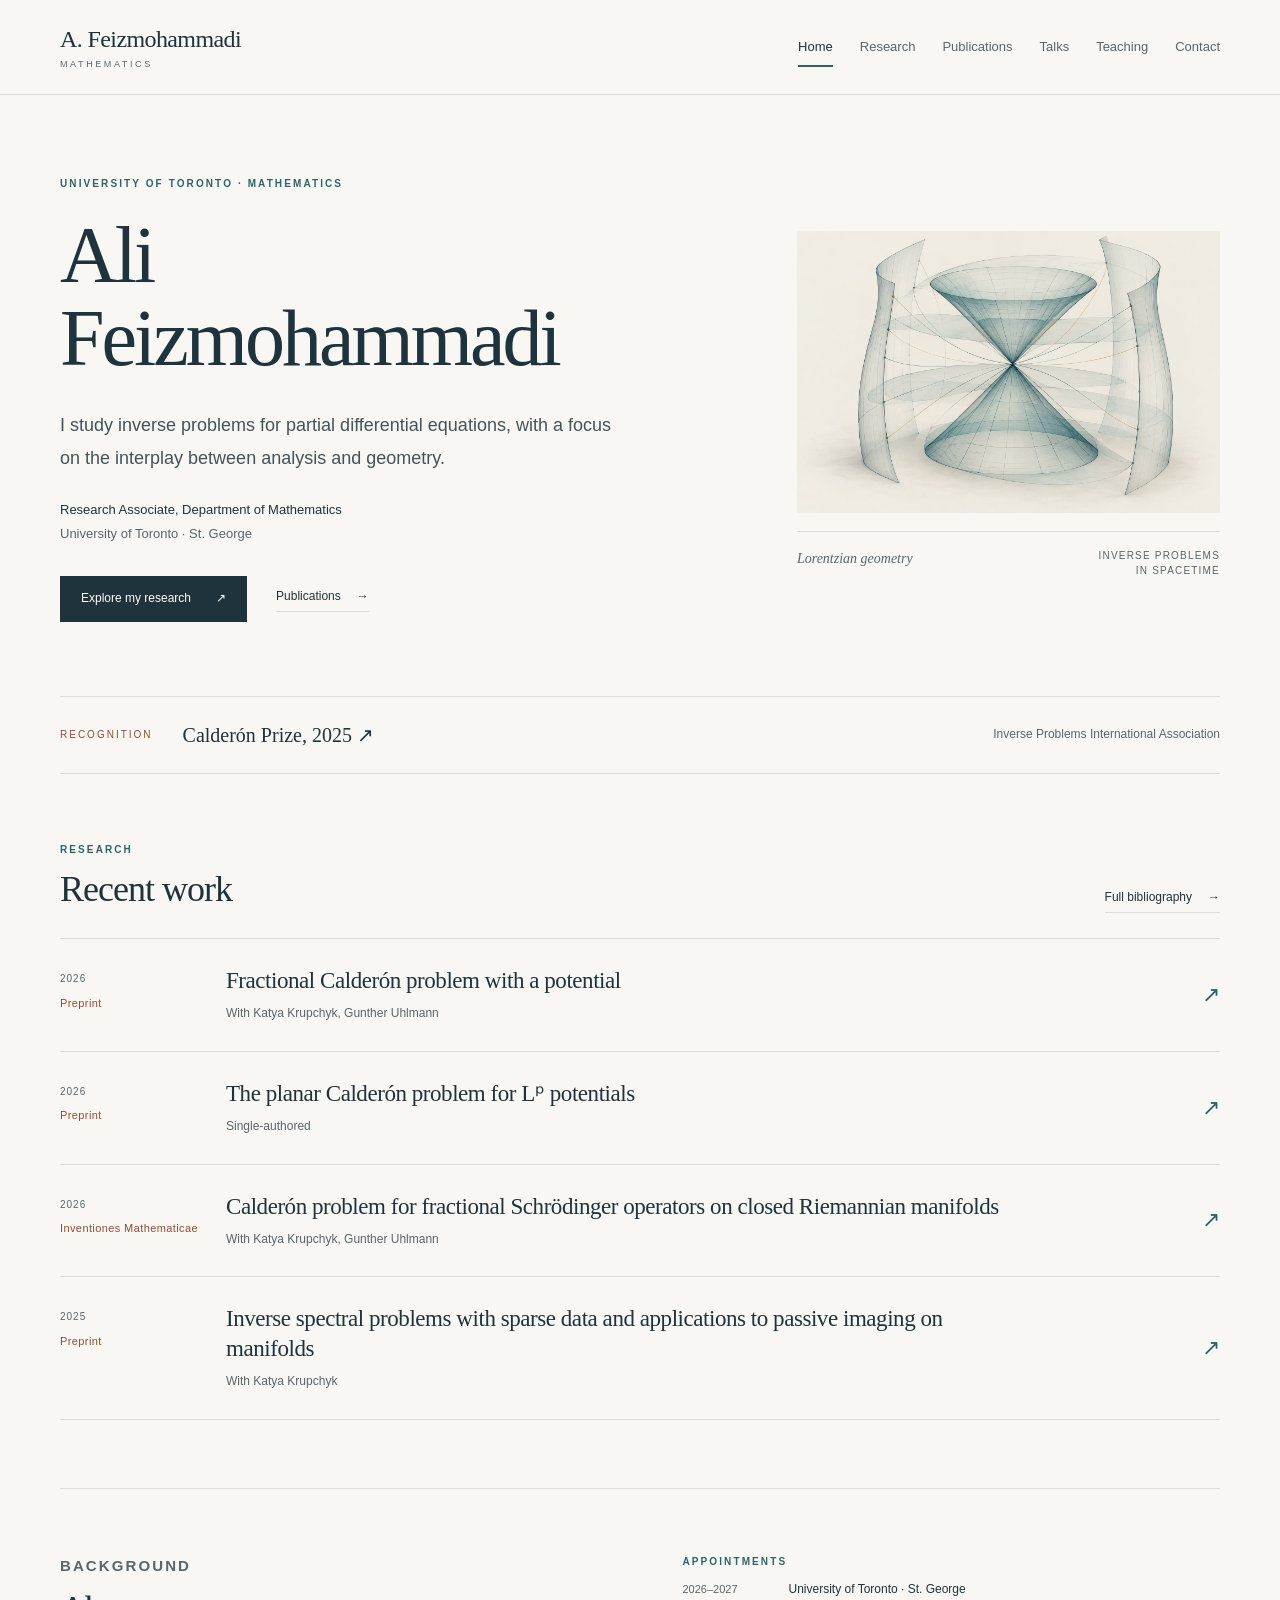
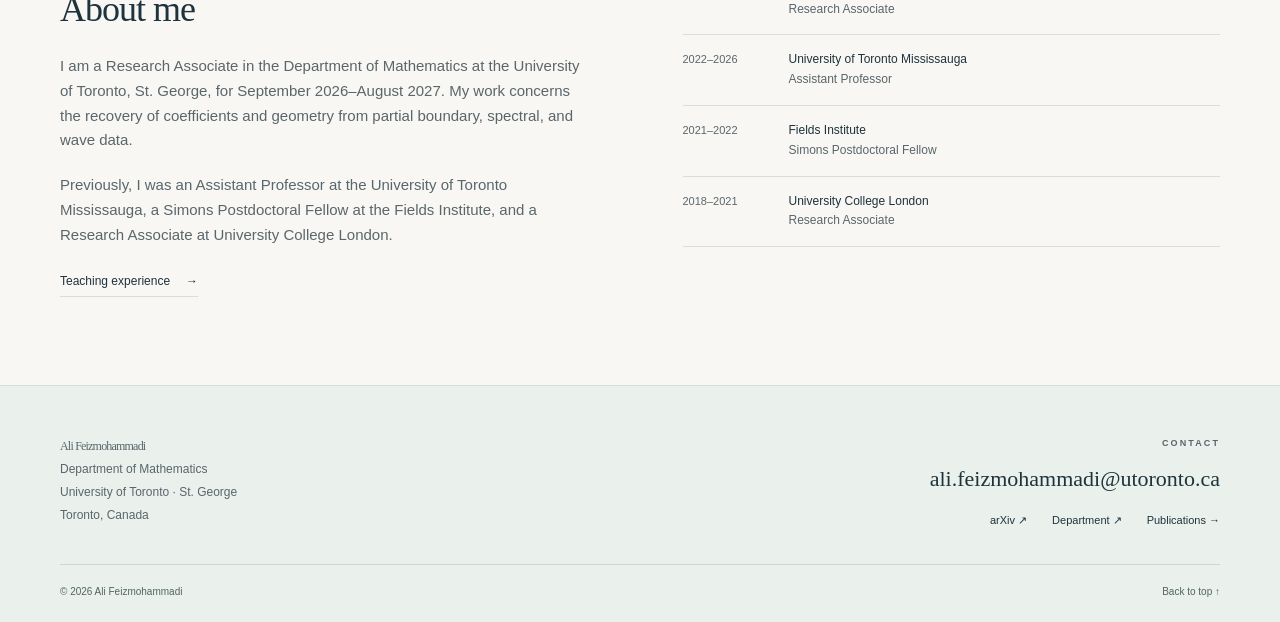
<file: index.html>
<!doctype html>
<html lang="en">
<head>
  <meta charset="utf-8"><meta name="viewport" content="width=device-width,initial-scale=1">
  <title>Ali Feizmohammadi — Mathematics</title><meta name="description" content="Ali Feizmohammadi, Research Associate at the University of Toronto. Inverse problems, partial differential equations, and geometric analysis.">
  <meta name="theme-color" content="#1e333c"><meta name="author" content="Ali Feizmohammadi">
  <meta property="og:type" content="website"><meta property="og:title" content="Ali Feizmohammadi — Mathematics">
  <meta property="og:description" content="Ali Feizmohammadi, Research Associate at the University of Toronto. Inverse problems, partial differential equations, and geometric analysis."><meta property="og:site_name" content="Ali Feizmohammadi">
  <link rel="canonical" href="https://alifeiz64.github.io/ali.feizmohammadi/">
  <link rel="icon" href="assets/favicon.svg" type="image/svg+xml">
  <link rel="stylesheet" href="assets/site.css?v=2b9bb177923e"><script src="assets/site.js" defer></script>
  <script type="application/ld+json">{"@context": "https://schema.org", "@type": "Person", "name": "Ali Feizmohammadi", "jobTitle": "Research Associate", "affiliation": {"@type": "CollegeOrUniversity", "name": "University of Toronto"}, "email": "ali.feizmohammadi@utoronto.ca", "knowsAbout": ["Inverse problems", "Partial differential equations", "Geometric analysis", "Spectral theory"], "sameAs": ["https://sites.google.com/view/alifeizmohammadi/", "https://arxiv.org/search/?query=Feizmohammadi%2C+Ali&searchtype=author&abstracts=show&order=-announced_date_first&size=50"], "url": "https://alifeiz64.github.io/ali.feizmohammadi/"}</script>
</head>
<body>
<a href="#main" class="skip-link">Skip to content</a>
<header class="site-header"><div class="container header-inner">
  <a class="brand" href="index.html" aria-label="Ali Feizmohammadi — home">A. Feizmohammadi<small>Mathematics</small></a>
  <button class="menu-toggle" type="button" aria-expanded="false" aria-controls="site-nav">Menu</button>
  <nav class="site-nav" id="site-nav" aria-label="Main navigation"><a href="index.html" aria-current="page">Home</a><a href="research.html">Research</a><a href="publications.html">Publications</a><a href="talks.html">Talks</a><a href="teaching.html">Teaching</a><a href="#contact">Contact</a></nav>
</div></header>
<main id="main" class="container">
<section class="hero" aria-labelledby="home-name"><div>
  <p class="eyebrow">University of Toronto · Mathematics</p>
  <h1 id="home-name"><span>Ali</span><span>Feizmohammadi</span></h1>
  <p class="intro">I study inverse problems for partial differential equations, with a focus on the interplay between analysis and geometry.</p>
  <p class="position"><strong>Research Associate, Department of Mathematics</strong><br>University of Toronto · St. George</p>
  <div class="hero-actions"><a class="button" href="research.html">Explore my research <span aria-hidden="true">↗</span></a><a class="text-link" href="publications.html">Publications <span aria-hidden="true">→</span></a></div>
</div><figure class="hero-art"><img src="assets/lorentzian-spacetime.webp" width="1536" height="1024" alt="Illustration of future and past light cones within a curved spacetime region." fetchpriority="high" decoding="async"><figcaption class="art-caption"><span>Lorentzian geometry</span><span>Inverse problems<br>in spacetime</span></figcaption></figure></section>
<aside class="honor-strip" aria-label="Award"><span class="honor-label">Recognition</span><a href="https://ipia.site/wp/calderon-prizes/" class="" target="_blank" rel="noopener noreferrer">Calderón Prize, 2025 <span aria-hidden="true">↗</span></a><p>Inverse Problems International Association</p></aside>
<section class="section" aria-labelledby="recent-heading"><p class="eyebrow section-kicker">Research</p><div class="section-heading"><h2 id="recent-heading">Recent work</h2><a class="text-link" href="publications.html">Full bibliography <span aria-hidden="true">→</span></a></div><div>
  <article class="home-paper"><div class="paper-label">2026<span>Preprint</span></div><div><h3><a href="publications.html#paper-2610.06766">Fractional Calderón problem with a potential</a></h3><p>With Katya Krupchyk, Gunther Uhlmann</p></div><a class="row-arrow" href="publications.html#paper-2610.06766" aria-label="Details for Fractional Calderón problem with a potential">↗</a></article><article class="home-paper"><div class="paper-label">2026<span>Preprint</span></div><div><h3><a href="publications.html#paper-2609.28047">The planar Calderón problem for Lᵖ potentials</a></h3><p>Single-authored</p></div><a class="row-arrow" href="publications.html#paper-2609.28047" aria-label="Details for The planar Calderón problem for Lᵖ potentials">↗</a></article><article class="home-paper"><div class="paper-label">2026<span>Inventiones Mathematicae</span></div><div><h3><a href="publications.html#paper-2407.16866">Calderón problem for fractional Schrödinger operators on closed Riemannian manifolds</a></h3><p>With Katya Krupchyk, Gunther Uhlmann</p></div><a class="row-arrow" href="publications.html#paper-2407.16866" aria-label="Details for Calderón problem for fractional Schrödinger operators on closed Riemannian manifolds">↗</a></article><article class="home-paper"><div class="paper-label">2025<span>Preprint</span></div><div><h3><a href="publications.html#paper-2507.22723">Inverse spectral problems with sparse data and applications to passive imaging on manifolds</a></h3><p>With Katya Krupchyk</p></div><a class="row-arrow" href="publications.html#paper-2507.22723" aria-label="Details for Inverse spectral problems with sparse data and applications to passive imaging on manifolds">↗</a></article>
</div></section>
<section class="about-section" aria-labelledby="about-heading"><div class="about-copy"><p class="eyebrow section-kicker">Background</p><h2 id="about-heading">About me</h2>
  <p>I am a Research Associate in the Department of Mathematics at the University of Toronto, St. George, for September 2026–August 2027. My work concerns the recovery of coefficients and geometry from partial boundary, spectral, and wave data.</p>
  <p>Previously, I was an Assistant Professor at the University of Toronto Mississauga, a Simons Postdoctoral Fellow at the Fields Institute, and a Research Associate at University College London.</p>
  <a class="text-link" href="teaching.html">Teaching experience <span aria-hidden="true">→</span></a>
</div><div><p class="eyebrow section-kicker">Appointments</p><ol class="timeline">
  <li><time>2026–2027</time><div><strong>University of Toronto · St. George</strong><span>Research Associate</span></div></li>
  <li><time>2022–2026</time><div><strong>University of Toronto Mississauga</strong><span>Assistant Professor</span></div></li>
  <li><time>2021–2022</time><div><strong>Fields Institute</strong><span>Simons Postdoctoral Fellow</span></div></li>
  <li><time>2018–2021</time><div><strong>University College London</strong><span>Research Associate</span></div></li>
</ol></div></section></main>
<footer class="site-footer" id="contact"><div class="container">
  <div class="footer-main"><div><p class="footer-name">Ali Feizmohammadi</p>
    <p>Department of Mathematics<br>University of Toronto · St. George<br>Toronto, Canada</p></div>
    <div class="footer-contact"><p class="eyebrow">Contact</p><a class="email-link" href="mailto:ali.feizmohammadi@utoronto.ca">ali.feizmohammadi@utoronto.ca</a>
      <div class="footer-links"><a href="https://arxiv.org/search/?query=Feizmohammadi%2C+Ali&amp;searchtype=author&amp;abstracts=show&amp;order=-announced_date_first&amp;size=50" class="" target="_blank" rel="noopener noreferrer">arXiv ↗</a><a href="https://www.math.toronto.edu/" class="" target="_blank" rel="noopener noreferrer">Department ↗</a><a href="publications.html">Publications →</a></div>
    </div>
  </div>
  <div class="footer-bottom"><span>© 2026 Ali Feizmohammadi</span><a href="#main">Back to top ↑</a></div>
</div></footer>
</body></html>
</file>
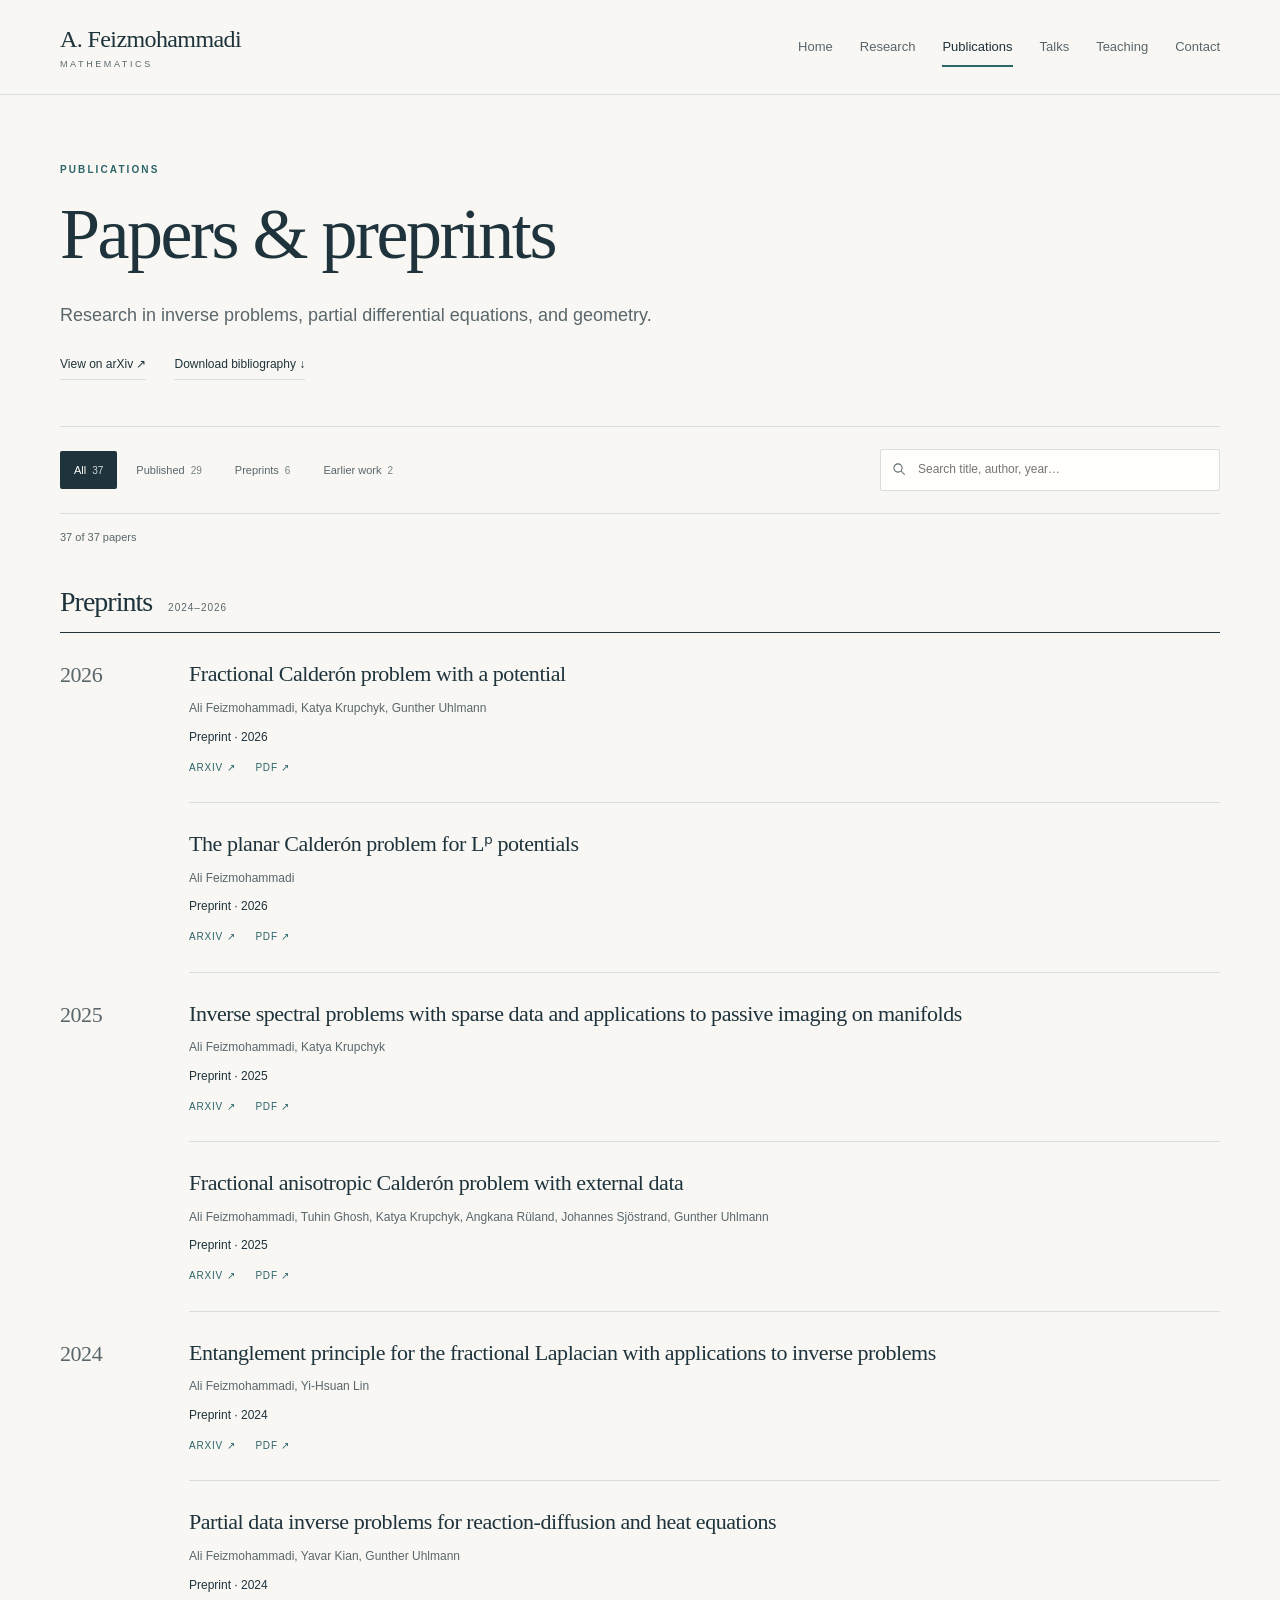
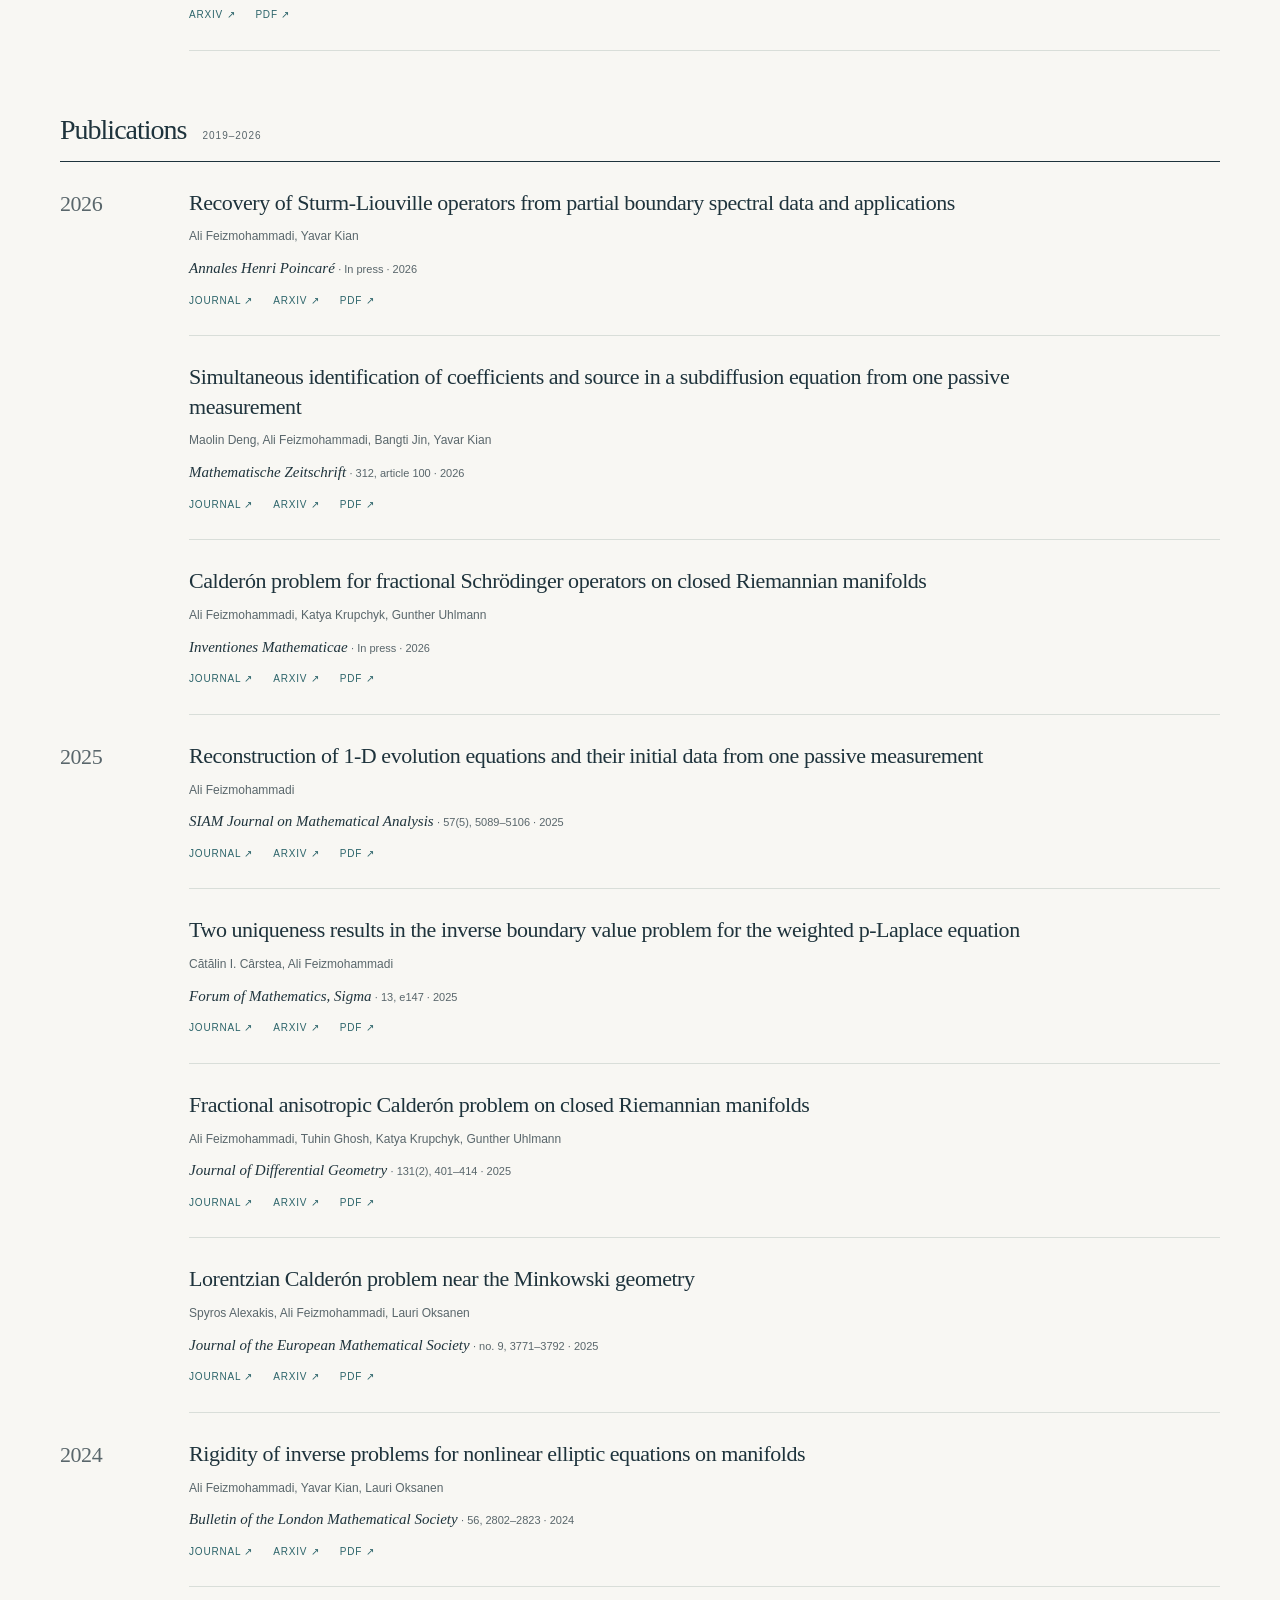
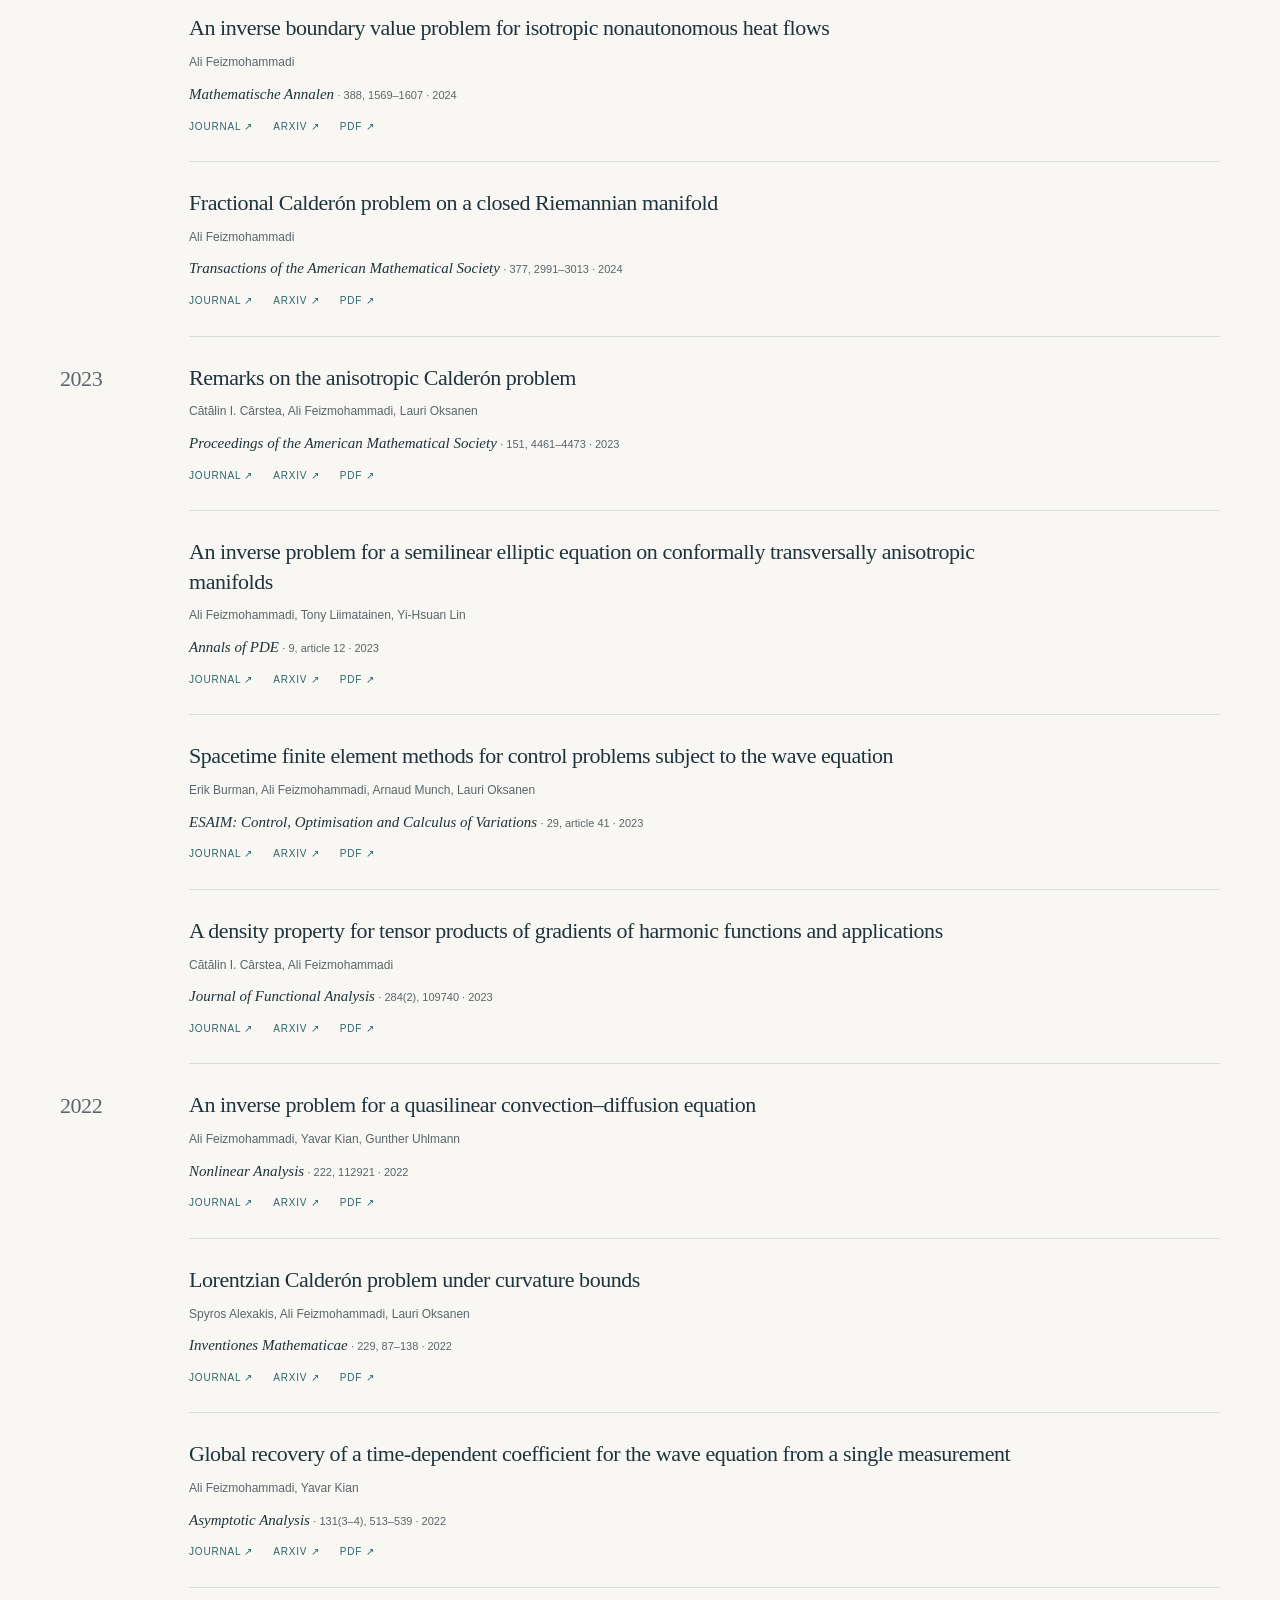
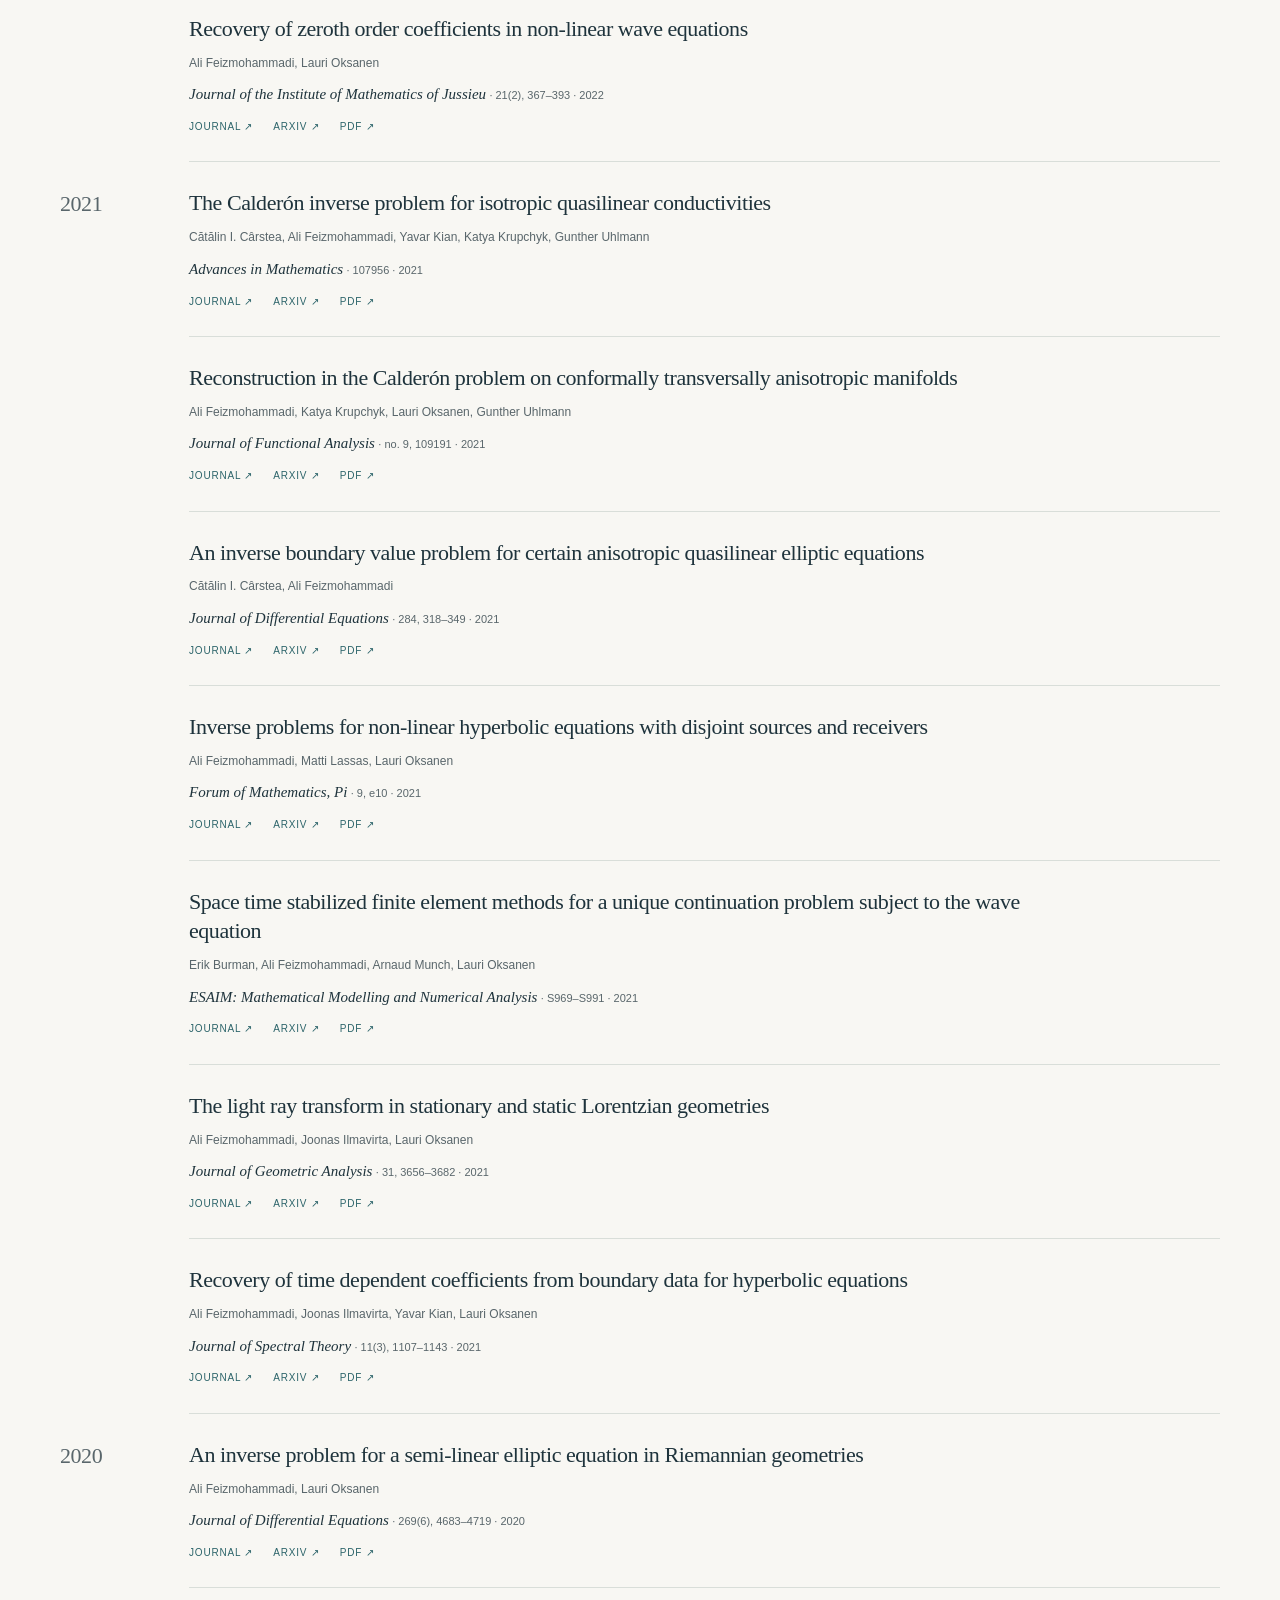
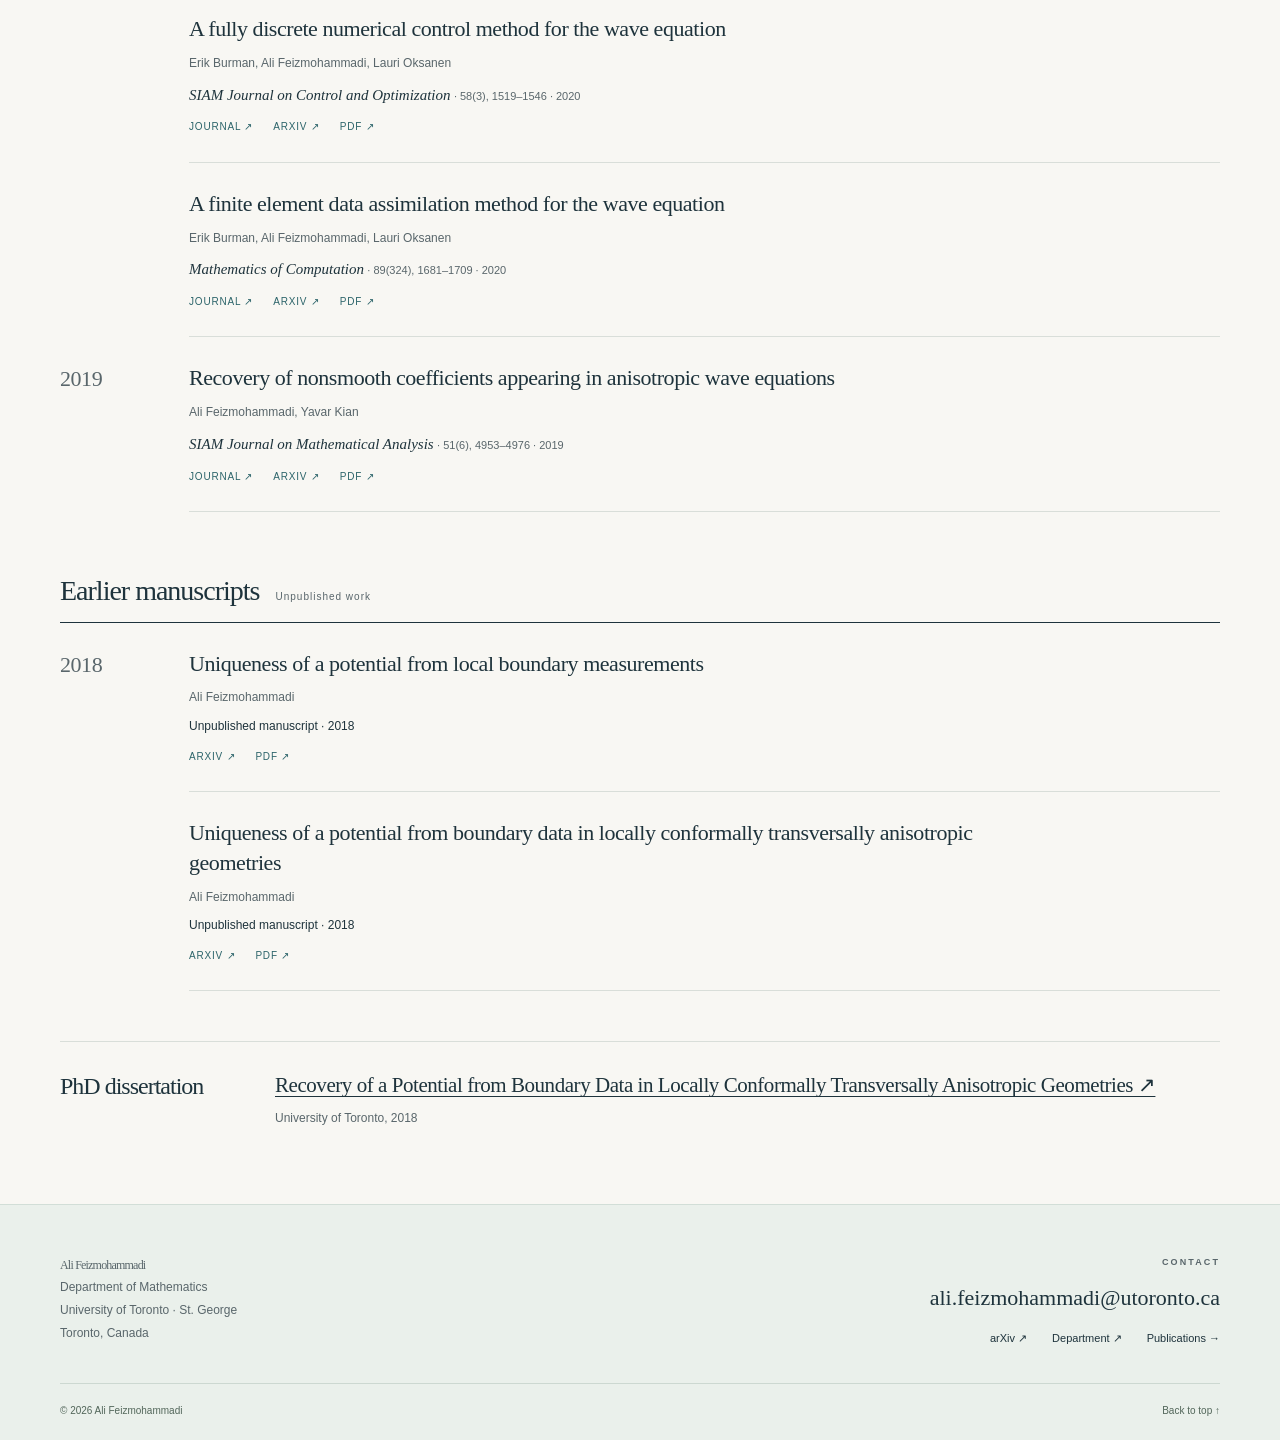
<file: publications.html>
<!doctype html>
<html lang="en">
<head>
  <meta charset="utf-8"><meta name="viewport" content="width=device-width,initial-scale=1">
  <title>Publications — Ali Feizmohammadi</title><meta name="description" content="Publications and preprints by Ali Feizmohammadi, with journal, arXiv, and PDF links and a downloadable bibliography.">
  <meta name="theme-color" content="#1e333c"><meta name="author" content="Ali Feizmohammadi">
  <meta property="og:type" content="website"><meta property="og:title" content="Publications — Ali Feizmohammadi">
  <meta property="og:description" content="Publications and preprints by Ali Feizmohammadi, with journal, arXiv, and PDF links and a downloadable bibliography."><meta property="og:site_name" content="Ali Feizmohammadi">
  <link rel="canonical" href="https://alifeiz64.github.io/ali.feizmohammadi/publications.html">
  <link rel="icon" href="assets/favicon.svg" type="image/svg+xml">
  <link rel="stylesheet" href="assets/site.css?v=2b9bb177923e"><script src="assets/site.js" defer></script>
  
</head>
<body>
<a href="#main" class="skip-link">Skip to content</a>
<header class="site-header"><div class="container header-inner">
  <a class="brand" href="index.html" aria-label="Ali Feizmohammadi — home">A. Feizmohammadi<small>Mathematics</small></a>
  <button class="menu-toggle" type="button" aria-expanded="false" aria-controls="site-nav">Menu</button>
  <nav class="site-nav" id="site-nav" aria-label="Main navigation"><a href="index.html">Home</a><a href="research.html">Research</a><a href="publications.html" aria-current="page">Publications</a><a href="talks.html">Talks</a><a href="teaching.html">Teaching</a><a href="#contact">Contact</a></nav>
</div></header>
<main id="main" class="container"><div class="page-intro"><p class="eyebrow">Publications</p><h1>Papers &amp; preprints</h1><p class="lead">Research in inverse problems, partial differential equations, and geometry.</p><div class="page-links"><a href="https://arxiv.org/search/?query=Feizmohammadi%2C+Ali&amp;searchtype=author&amp;abstracts=show&amp;order=-announced_date_first&amp;size=50" class="text-link" target="_blank" rel="noopener noreferrer">View on arXiv ↗</a><a class="text-link" href="publications.bib" download>Download bibliography ↓</a></div></div>
<div class="publication-tools" hidden><div class="filter-buttons" role="group" aria-label="Filter by publication type"><button type="button" class="filter-button" data-filter="all" aria-pressed="true">All<span>37</span></button><button type="button" class="filter-button" data-filter="published" aria-pressed="false">Published<span>29</span></button><button type="button" class="filter-button" data-filter="preprint" aria-pressed="false">Preprints<span>6</span></button><button type="button" class="filter-button" data-filter="earlier" aria-pressed="false">Earlier work<span>2</span></button></div><div class="search-wrap"><label for="paper-search" class="sr-only">Search publications by title, author, journal, or year</label><svg width="15" height="15" viewBox="0 0 20 20" fill="none" aria-hidden="true"><circle cx="8" cy="8" r="5.5" stroke="currentColor" stroke-width="1.4"/><path d="m12 12 5 5" stroke="currentColor" stroke-width="1.4"/></svg><input type="search" id="paper-search" placeholder="Search title, author, year…" autocomplete="off"></div></div><p class="result-count" id="result-count" role="status" aria-live="polite">37 papers</p>
<div id="empty-results" class="empty-state" hidden><p>No papers match this search.</p><button id="reset-search" type="button">Clear the search and show all papers</button></div><section class="pub-section" aria-label="Preprints"><div class="pub-group-heading"><h2>Preprints</h2><span>2024–2026</span></div><div class="pub-year"><h3>2026</h3><div><article class="paper" id="paper-2610.06766" data-status="preprint" data-search="Fractional Calderón problem with a potential Ali Feizmohammadi Katya Krupchyk Gunther Uhlmann 2026   2610.06766"><h3><a href="https://arxiv.org/abs/2610.06766" class="" target="_blank" rel="noopener noreferrer">Fractional Calderón problem with a potential</a></h3><p class="paper-authors">Ali Feizmohammadi, Katya Krupchyk, Gunther Uhlmann</p><p class="paper-venue">Preprint · 2026</p><div class="paper-links"><a href="https://arxiv.org/abs/2610.06766" class="" target="_blank" rel="noopener noreferrer">arXiv ↗</a><a href="https://arxiv.org/pdf/2610.06766" class="" target="_blank" rel="noopener noreferrer">PDF ↗</a></div></article><article class="paper" id="paper-2609.28047" data-status="preprint" data-search="The planar Calderón problem for Lᵖ potentials Ali Feizmohammadi 2026   2609.28047"><h3><a href="https://arxiv.org/abs/2609.28047" class="" target="_blank" rel="noopener noreferrer">The planar Calderón problem for Lᵖ potentials</a></h3><p class="paper-authors">Ali Feizmohammadi</p><p class="paper-venue">Preprint · 2026</p><div class="paper-links"><a href="https://arxiv.org/abs/2609.28047" class="" target="_blank" rel="noopener noreferrer">arXiv ↗</a><a href="https://arxiv.org/pdf/2609.28047" class="" target="_blank" rel="noopener noreferrer">PDF ↗</a></div></article></div></div><div class="pub-year"><h3>2025</h3><div><article class="paper" id="paper-2507.22723" data-status="preprint" data-search="Inverse spectral problems with sparse data and applications to passive imaging on manifolds Ali Feizmohammadi Katya Krupchyk 2025   2507.22723"><h3><a href="https://arxiv.org/abs/2507.22723" class="" target="_blank" rel="noopener noreferrer">Inverse spectral problems with sparse data and applications to passive imaging on manifolds</a></h3><p class="paper-authors">Ali Feizmohammadi, Katya Krupchyk</p><p class="paper-venue">Preprint · 2025</p><div class="paper-links"><a href="https://arxiv.org/abs/2507.22723" class="" target="_blank" rel="noopener noreferrer">arXiv ↗</a><a href="https://arxiv.org/pdf/2507.22723" class="" target="_blank" rel="noopener noreferrer">PDF ↗</a></div></article><article class="paper" id="paper-2502.00710" data-status="preprint" data-search="Fractional anisotropic Calderón problem with external data Ali Feizmohammadi Tuhin Ghosh Katya Krupchyk Angkana Rüland Johannes Sjöstrand Gunther Uhlmann 2025   2502.00710"><h3><a href="https://arxiv.org/abs/2502.00710" class="" target="_blank" rel="noopener noreferrer">Fractional anisotropic Calderón problem with external data</a></h3><p class="paper-authors">Ali Feizmohammadi, Tuhin Ghosh, Katya Krupchyk, Angkana Rüland, Johannes Sjöstrand, Gunther Uhlmann</p><p class="paper-venue">Preprint · 2025</p><div class="paper-links"><a href="https://arxiv.org/abs/2502.00710" class="" target="_blank" rel="noopener noreferrer">arXiv ↗</a><a href="https://arxiv.org/pdf/2502.00710" class="" target="_blank" rel="noopener noreferrer">PDF ↗</a></div></article></div></div><div class="pub-year"><h3>2024</h3><div><article class="paper" id="paper-2412.13118" data-status="preprint" data-search="Entanglement principle for the fractional Laplacian with applications to inverse problems Ali Feizmohammadi Yi-Hsuan Lin 2024   2412.13118"><h3><a href="https://arxiv.org/abs/2412.13118" class="" target="_blank" rel="noopener noreferrer">Entanglement principle for the fractional Laplacian with applications to inverse problems</a></h3><p class="paper-authors">Ali Feizmohammadi, Yi-Hsuan Lin</p><p class="paper-venue">Preprint · 2024</p><div class="paper-links"><a href="https://arxiv.org/abs/2412.13118" class="" target="_blank" rel="noopener noreferrer">arXiv ↗</a><a href="https://arxiv.org/pdf/2412.13118" class="" target="_blank" rel="noopener noreferrer">PDF ↗</a></div></article><article class="paper" id="paper-2406.01387" data-status="preprint" data-search="Partial data inverse problems for reaction-diffusion and heat equations Ali Feizmohammadi Yavar Kian Gunther Uhlmann 2024   2406.01387"><h3><a href="https://arxiv.org/abs/2406.01387" class="" target="_blank" rel="noopener noreferrer">Partial data inverse problems for reaction-diffusion and heat equations</a></h3><p class="paper-authors">Ali Feizmohammadi, Yavar Kian, Gunther Uhlmann</p><p class="paper-venue">Preprint · 2024</p><div class="paper-links"><a href="https://arxiv.org/abs/2406.01387" class="" target="_blank" rel="noopener noreferrer">arXiv ↗</a><a href="https://arxiv.org/pdf/2406.01387" class="" target="_blank" rel="noopener noreferrer">PDF ↗</a></div></article></div></div></section><section class="pub-section" aria-label="Publications"><div class="pub-group-heading"><h2>Publications</h2><span>2019–2026</span></div><div class="pub-year"><h3>2026</h3><div><article class="paper" id="paper-2509.04289" data-status="published" data-search="Recovery of Sturm-Liouville operators from partial boundary spectral data and applications Ali Feizmohammadi Yavar Kian 2026 Annales Henri Poincaré 10.1007/s00023-026-01696-x 2509.04289"><h3><a href="https://arxiv.org/abs/2509.04289" class="" target="_blank" rel="noopener noreferrer">Recovery of Sturm-Liouville operators from partial boundary spectral data and applications</a></h3><p class="paper-authors">Ali Feizmohammadi, Yavar Kian</p><p class="paper-venue"><em>Annales Henri Poincaré</em> <span class="details">· In press · 2026</span></p><div class="paper-links"><a href="https://doi.org/10.1007/s00023-026-01696-x" class="" target="_blank" rel="noopener noreferrer">Journal ↗</a><a href="https://arxiv.org/abs/2509.04289" class="" target="_blank" rel="noopener noreferrer">arXiv ↗</a><a href="https://arxiv.org/pdf/2509.04289" class="" target="_blank" rel="noopener noreferrer">PDF ↗</a></div></article><article class="paper" id="paper-2506.17648" data-status="published" data-search="Simultaneous identification of coefficients and source in a subdiffusion equation from one passive measurement Maolin Deng Ali Feizmohammadi Bangti Jin Yavar Kian 2026 Mathematische Zeitschrift 10.1007/s00209-026-03998-6 2506.17648"><h3><a href="https://arxiv.org/abs/2506.17648" class="" target="_blank" rel="noopener noreferrer">Simultaneous identification of coefficients and source in a subdiffusion equation from one passive measurement</a></h3><p class="paper-authors">Maolin Deng, Ali Feizmohammadi, Bangti Jin, Yavar Kian</p><p class="paper-venue"><em>Mathematische Zeitschrift</em> <span class="details">· 312, article 100 · 2026</span></p><div class="paper-links"><a href="https://doi.org/10.1007/s00209-026-03998-6" class="" target="_blank" rel="noopener noreferrer">Journal ↗</a><a href="https://arxiv.org/abs/2506.17648" class="" target="_blank" rel="noopener noreferrer">arXiv ↗</a><a href="https://arxiv.org/pdf/2506.17648" class="" target="_blank" rel="noopener noreferrer">PDF ↗</a></div></article><article class="paper" id="paper-2407.16866" data-status="published" data-search="Calderón problem for fractional Schrödinger operators on closed Riemannian manifolds Ali Feizmohammadi Katya Krupchyk Gunther Uhlmann 2026 Inventiones Mathematicae 10.1007/s00222-026-01432-6 2407.16866"><h3><a href="https://arxiv.org/abs/2407.16866" class="" target="_blank" rel="noopener noreferrer">Calderón problem for fractional Schrödinger operators on closed Riemannian manifolds</a></h3><p class="paper-authors">Ali Feizmohammadi, Katya Krupchyk, Gunther Uhlmann</p><p class="paper-venue"><em>Inventiones Mathematicae</em> <span class="details">· In press · 2026</span></p><div class="paper-links"><a href="https://doi.org/10.1007/s00222-026-01432-6" class="" target="_blank" rel="noopener noreferrer">Journal ↗</a><a href="https://arxiv.org/abs/2407.16866" class="" target="_blank" rel="noopener noreferrer">arXiv ↗</a><a href="https://arxiv.org/pdf/2407.16866" class="" target="_blank" rel="noopener noreferrer">PDF ↗</a></div></article></div></div><div class="pub-year"><h3>2025</h3><div><article class="paper" id="paper-2501.10590" data-status="published" data-search="Reconstruction of 1-D evolution equations and their initial data from one passive measurement Ali Feizmohammadi 2025 SIAM Journal on Mathematical Analysis 10.1137/25M1728533 2501.10590"><h3><a href="https://arxiv.org/abs/2501.10590" class="" target="_blank" rel="noopener noreferrer">Reconstruction of 1-D evolution equations and their initial data from one passive measurement</a></h3><p class="paper-authors">Ali Feizmohammadi</p><p class="paper-venue"><em>SIAM Journal on Mathematical Analysis</em> <span class="details">· 57(5), 5089–5106 · 2025</span></p><div class="paper-links"><a href="https://doi.org/10.1137/25M1728533" class="" target="_blank" rel="noopener noreferrer">Journal ↗</a><a href="https://arxiv.org/abs/2501.10590" class="" target="_blank" rel="noopener noreferrer">arXiv ↗</a><a href="https://arxiv.org/pdf/2501.10590" class="" target="_blank" rel="noopener noreferrer">PDF ↗</a></div></article><article class="paper" id="paper-2405.04123" data-status="published" data-search="Two uniqueness results in the inverse boundary value problem for the weighted p-Laplace equation Cătălin I. Cârstea Ali Feizmohammadi 2025 Forum of Mathematics, Sigma 10.1017/fms.2025.10095 2405.04123"><h3><a href="https://arxiv.org/abs/2405.04123" class="" target="_blank" rel="noopener noreferrer">Two uniqueness results in the inverse boundary value problem for the weighted p-Laplace equation</a></h3><p class="paper-authors">Cătălin I. Cârstea, Ali Feizmohammadi</p><p class="paper-venue"><em>Forum of Mathematics, Sigma</em> <span class="details">· 13, e147 · 2025</span></p><div class="paper-links"><a href="https://doi.org/10.1017/fms.2025.10095" class="" target="_blank" rel="noopener noreferrer">Journal ↗</a><a href="https://arxiv.org/abs/2405.04123" class="" target="_blank" rel="noopener noreferrer">arXiv ↗</a><a href="https://arxiv.org/pdf/2405.04123" class="" target="_blank" rel="noopener noreferrer">PDF ↗</a></div></article><article class="paper" id="paper-2112.03480" data-status="published" data-search="Fractional anisotropic Calderón problem on closed Riemannian manifolds Ali Feizmohammadi Tuhin Ghosh Katya Krupchyk Gunther Uhlmann 2025 Journal of Differential Geometry 10.4310/jdg/1757353909 2112.03480"><h3><a href="https://arxiv.org/abs/2112.03480" class="" target="_blank" rel="noopener noreferrer">Fractional anisotropic Calderón problem on closed Riemannian manifolds</a></h3><p class="paper-authors">Ali Feizmohammadi, Tuhin Ghosh, Katya Krupchyk, Gunther Uhlmann</p><p class="paper-venue"><em>Journal of Differential Geometry</em> <span class="details">· 131(2), 401–414 · 2025</span></p><div class="paper-links"><a href="https://doi.org/10.4310/jdg/1757353909" class="" target="_blank" rel="noopener noreferrer">Journal ↗</a><a href="https://arxiv.org/abs/2112.03480" class="" target="_blank" rel="noopener noreferrer">arXiv ↗</a><a href="https://arxiv.org/pdf/2112.03480" class="" target="_blank" rel="noopener noreferrer">PDF ↗</a></div></article><article class="paper" id="paper-2112.01663" data-status="published" data-search="Lorentzian Calderón problem near the Minkowski geometry Spyros Alexakis Ali Feizmohammadi Lauri Oksanen 2025 Journal of the European Mathematical Society 10.4171/JEMS/1440 2112.01663"><h3><a href="https://arxiv.org/abs/2112.01663" class="" target="_blank" rel="noopener noreferrer">Lorentzian Calderón problem near the Minkowski geometry</a></h3><p class="paper-authors">Spyros Alexakis, Ali Feizmohammadi, Lauri Oksanen</p><p class="paper-venue"><em>Journal of the European Mathematical Society</em> <span class="details">· no. 9, 3771–3792 · 2025</span></p><div class="paper-links"><a href="https://doi.org/10.4171/JEMS/1440" class="" target="_blank" rel="noopener noreferrer">Journal ↗</a><a href="https://arxiv.org/abs/2112.01663" class="" target="_blank" rel="noopener noreferrer">arXiv ↗</a><a href="https://arxiv.org/pdf/2112.01663" class="" target="_blank" rel="noopener noreferrer">PDF ↗</a></div></article></div></div><div class="pub-year"><h3>2024</h3><div><article class="paper" id="paper-2306.05839" data-status="published" data-search="Rigidity of inverse problems for nonlinear elliptic equations on manifolds Ali Feizmohammadi Yavar Kian Lauri Oksanen 2024 Bulletin of the London Mathematical Society 10.1112/blms.13102 2306.05839"><h3><a href="https://arxiv.org/abs/2306.05839" class="" target="_blank" rel="noopener noreferrer">Rigidity of inverse problems for nonlinear elliptic equations on manifolds</a></h3><p class="paper-authors">Ali Feizmohammadi, Yavar Kian, Lauri Oksanen</p><p class="paper-venue"><em>Bulletin of the London Mathematical Society</em> <span class="details">· 56, 2802–2823 · 2024</span></p><div class="paper-links"><a href="https://doi.org/10.1112/blms.13102" class="" target="_blank" rel="noopener noreferrer">Journal ↗</a><a href="https://arxiv.org/abs/2306.05839" class="" target="_blank" rel="noopener noreferrer">arXiv ↗</a><a href="https://arxiv.org/pdf/2306.05839" class="" target="_blank" rel="noopener noreferrer">PDF ↗</a></div></article><article class="paper" id="paper-2203.13742" data-status="published" data-search="An inverse boundary value problem for isotropic nonautonomous heat flows Ali Feizmohammadi 2024 Mathematische Annalen 10.1007/s00208-022-02559-6 2203.13742"><h3><a href="https://arxiv.org/abs/2203.13742" class="" target="_blank" rel="noopener noreferrer">An inverse boundary value problem for isotropic nonautonomous heat flows</a></h3><p class="paper-authors">Ali Feizmohammadi</p><p class="paper-venue"><em>Mathematische Annalen</em> <span class="details">· 388, 1569–1607 · 2024</span></p><div class="paper-links"><a href="https://doi.org/10.1007/s00208-022-02559-6" class="" target="_blank" rel="noopener noreferrer">Journal ↗</a><a href="https://arxiv.org/abs/2203.13742" class="" target="_blank" rel="noopener noreferrer">arXiv ↗</a><a href="https://arxiv.org/pdf/2203.13742" class="" target="_blank" rel="noopener noreferrer">PDF ↗</a></div></article><article class="paper" id="paper-2110.07500" data-status="published" data-search="Fractional Calderón problem on a closed Riemannian manifold Ali Feizmohammadi 2024 Transactions of the American Mathematical Society 10.1090/tran/9106 2110.07500"><h3><a href="https://arxiv.org/abs/2110.07500" class="" target="_blank" rel="noopener noreferrer">Fractional Calderón problem on a closed Riemannian manifold</a></h3><p class="paper-authors">Ali Feizmohammadi</p><p class="paper-venue"><em>Transactions of the American Mathematical Society</em> <span class="details">· 377, 2991–3013 · 2024</span></p><div class="paper-links"><a href="https://doi.org/10.1090/tran/9106" class="" target="_blank" rel="noopener noreferrer">Journal ↗</a><a href="https://arxiv.org/abs/2110.07500" class="" target="_blank" rel="noopener noreferrer">arXiv ↗</a><a href="https://arxiv.org/pdf/2110.07500" class="" target="_blank" rel="noopener noreferrer">PDF ↗</a></div></article></div></div><div class="pub-year"><h3>2023</h3><div><article class="paper" id="paper-2204.02442" data-status="published" data-search="Remarks on the anisotropic Calderón problem Cătălin I. Cârstea Ali Feizmohammadi Lauri Oksanen 2023 Proceedings of the American Mathematical Society 10.1090/proc/16455 2204.02442"><h3><a href="https://arxiv.org/abs/2204.02442" class="" target="_blank" rel="noopener noreferrer">Remarks on the anisotropic Calderón problem</a></h3><p class="paper-authors">Cătălin I. Cârstea, Ali Feizmohammadi, Lauri Oksanen</p><p class="paper-venue"><em>Proceedings of the American Mathematical Society</em> <span class="details">· 151, 4461–4473 · 2023</span></p><div class="paper-links"><a href="https://doi.org/10.1090/proc/16455" class="" target="_blank" rel="noopener noreferrer">Journal ↗</a><a href="https://arxiv.org/abs/2204.02442" class="" target="_blank" rel="noopener noreferrer">arXiv ↗</a><a href="https://arxiv.org/pdf/2204.02442" class="" target="_blank" rel="noopener noreferrer">PDF ↗</a></div></article><article class="paper" id="paper-2112.08305" data-status="published" data-search="An inverse problem for a semilinear elliptic equation on conformally transversally anisotropic manifolds Ali Feizmohammadi Tony Liimatainen Yi-Hsuan Lin 2023 Annals of PDE 10.1007/s40818-023-00153-w 2112.08305"><h3><a href="https://arxiv.org/abs/2112.08305" class="" target="_blank" rel="noopener noreferrer">An inverse problem for a semilinear elliptic equation on conformally transversally anisotropic manifolds</a></h3><p class="paper-authors">Ali Feizmohammadi, Tony Liimatainen, Yi-Hsuan Lin</p><p class="paper-venue"><em>Annals of PDE</em> <span class="details">· 9, article 12 · 2023</span></p><div class="paper-links"><a href="https://doi.org/10.1007/s40818-023-00153-w" class="" target="_blank" rel="noopener noreferrer">Journal ↗</a><a href="https://arxiv.org/abs/2112.08305" class="" target="_blank" rel="noopener noreferrer">arXiv ↗</a><a href="https://arxiv.org/pdf/2112.08305" class="" target="_blank" rel="noopener noreferrer">PDF ↗</a></div></article><article class="paper" id="paper-2109.07890" data-status="published" data-search="Spacetime finite element methods for control problems subject to the wave equation Erik Burman Ali Feizmohammadi Arnaud Munch Lauri Oksanen 2023 ESAIM: Control, Optimisation and Calculus of Variations 10.1051/cocv/2023028 2109.07890"><h3><a href="https://arxiv.org/abs/2109.07890" class="" target="_blank" rel="noopener noreferrer">Spacetime finite element methods for control problems subject to the wave equation</a></h3><p class="paper-authors">Erik Burman, Ali Feizmohammadi, Arnaud Munch, Lauri Oksanen</p><p class="paper-venue"><em>ESAIM: Control, Optimisation and Calculus of Variations</em> <span class="details">· 29, article 41 · 2023</span></p><div class="paper-links"><a href="https://doi.org/10.1051/cocv/2023028" class="" target="_blank" rel="noopener noreferrer">Journal ↗</a><a href="https://arxiv.org/abs/2109.07890" class="" target="_blank" rel="noopener noreferrer">arXiv ↗</a><a href="https://arxiv.org/pdf/2109.07890" class="" target="_blank" rel="noopener noreferrer">PDF ↗</a></div></article><article class="paper" id="paper-2009.11217" data-status="published" data-search="A density property for tensor products of gradients of harmonic functions and applications Cătălin I. Cârstea Ali Feizmohammadi 2023 Journal of Functional Analysis 10.1016/j.jfa.2022.109740 2009.11217"><h3><a href="https://arxiv.org/abs/2009.11217" class="" target="_blank" rel="noopener noreferrer">A density property for tensor products of gradients of harmonic functions and applications</a></h3><p class="paper-authors">Cătălin I. Cârstea, Ali Feizmohammadi</p><p class="paper-venue"><em>Journal of Functional Analysis</em> <span class="details">· 284(2), 109740 · 2023</span></p><div class="paper-links"><a href="https://doi.org/10.1016/j.jfa.2022.109740" class="" target="_blank" rel="noopener noreferrer">Journal ↗</a><a href="https://arxiv.org/abs/2009.11217" class="" target="_blank" rel="noopener noreferrer">arXiv ↗</a><a href="https://arxiv.org/pdf/2009.11217" class="" target="_blank" rel="noopener noreferrer">PDF ↗</a></div></article></div></div><div class="pub-year"><h3>2022</h3><div><article class="paper" id="paper-2111.07374" data-status="published" data-search="An inverse problem for a quasilinear convection–diffusion equation Ali Feizmohammadi Yavar Kian Gunther Uhlmann 2022 Nonlinear Analysis 10.1016/j.na.2022.112921 2111.07374"><h3><a href="https://arxiv.org/abs/2111.07374" class="" target="_blank" rel="noopener noreferrer">An inverse problem for a quasilinear convection–diffusion equation</a></h3><p class="paper-authors">Ali Feizmohammadi, Yavar Kian, Gunther Uhlmann</p><p class="paper-venue"><em>Nonlinear Analysis</em> <span class="details">· 222, 112921 · 2022</span></p><div class="paper-links"><a href="https://doi.org/10.1016/j.na.2022.112921" class="" target="_blank" rel="noopener noreferrer">Journal ↗</a><a href="https://arxiv.org/abs/2111.07374" class="" target="_blank" rel="noopener noreferrer">arXiv ↗</a><a href="https://arxiv.org/pdf/2111.07374" class="" target="_blank" rel="noopener noreferrer">PDF ↗</a></div></article><article class="paper" id="paper-2008.07508" data-status="published" data-search="Lorentzian Calderón problem under curvature bounds Spyros Alexakis Ali Feizmohammadi Lauri Oksanen 2022 Inventiones Mathematicae 10.1007/s00222-022-01100-5 2008.07508"><h3><a href="https://arxiv.org/abs/2008.07508" class="" target="_blank" rel="noopener noreferrer">Lorentzian Calderón problem under curvature bounds</a></h3><p class="paper-authors">Spyros Alexakis, Ali Feizmohammadi, Lauri Oksanen</p><p class="paper-venue"><em>Inventiones Mathematicae</em> <span class="details">· 229, 87–138 · 2022</span></p><div class="paper-links"><a href="https://doi.org/10.1007/s00222-022-01100-5" class="" target="_blank" rel="noopener noreferrer">Journal ↗</a><a href="https://arxiv.org/abs/2008.07508" class="" target="_blank" rel="noopener noreferrer">arXiv ↗</a><a href="https://arxiv.org/pdf/2008.07508" class="" target="_blank" rel="noopener noreferrer">PDF ↗</a></div></article><article class="paper" id="paper-2002.11598" data-status="published" data-search="Global recovery of a time-dependent coefficient for the wave equation from a single measurement Ali Feizmohammadi Yavar Kian 2022 Asymptotic Analysis 10.3233/asy-221779 2002.11598"><h3><a href="https://arxiv.org/abs/2002.11598" class="" target="_blank" rel="noopener noreferrer">Global recovery of a time-dependent coefficient for the wave equation from a single measurement</a></h3><p class="paper-authors">Ali Feizmohammadi, Yavar Kian</p><p class="paper-venue"><em>Asymptotic Analysis</em> <span class="details">· 131(3–4), 513–539 · 2022</span></p><div class="paper-links"><a href="https://doi.org/10.3233/asy-221779" class="" target="_blank" rel="noopener noreferrer">Journal ↗</a><a href="https://arxiv.org/abs/2002.11598" class="" target="_blank" rel="noopener noreferrer">arXiv ↗</a><a href="https://arxiv.org/pdf/2002.11598" class="" target="_blank" rel="noopener noreferrer">PDF ↗</a></div></article><article class="paper" id="paper-1903.12636" data-status="published" data-search="Recovery of zeroth order coefficients in non-linear wave equations Ali Feizmohammadi Lauri Oksanen 2022 Journal of the Institute of Mathematics of Jussieu 10.1017/S1474748020000122 1903.12636"><h3><a href="https://arxiv.org/abs/1903.12636" class="" target="_blank" rel="noopener noreferrer">Recovery of zeroth order coefficients in non-linear wave equations</a></h3><p class="paper-authors">Ali Feizmohammadi, Lauri Oksanen</p><p class="paper-venue"><em>Journal of the Institute of Mathematics of Jussieu</em> <span class="details">· 21(2), 367–393 · 2022</span></p><div class="paper-links"><a href="https://doi.org/10.1017/S1474748020000122" class="" target="_blank" rel="noopener noreferrer">Journal ↗</a><a href="https://arxiv.org/abs/1903.12636" class="" target="_blank" rel="noopener noreferrer">arXiv ↗</a><a href="https://arxiv.org/pdf/1903.12636" class="" target="_blank" rel="noopener noreferrer">PDF ↗</a></div></article></div></div><div class="pub-year"><h3>2021</h3><div><article class="paper" id="paper-2103.05917" data-status="published" data-search="The Calderón inverse problem for isotropic quasilinear conductivities Cătălin I. Cârstea Ali Feizmohammadi Yavar Kian Katya Krupchyk Gunther Uhlmann 2021 Advances in Mathematics 10.1016/j.aim.2021.107956 2103.05917"><h3><a href="https://arxiv.org/abs/2103.05917" class="" target="_blank" rel="noopener noreferrer">The Calderón inverse problem for isotropic quasilinear conductivities</a></h3><p class="paper-authors">Cătălin I. Cârstea, Ali Feizmohammadi, Yavar Kian, Katya Krupchyk, Gunther Uhlmann</p><p class="paper-venue"><em>Advances in Mathematics</em> <span class="details">· 107956 · 2021</span></p><div class="paper-links"><a href="https://doi.org/10.1016/j.aim.2021.107956" class="" target="_blank" rel="noopener noreferrer">Journal ↗</a><a href="https://arxiv.org/abs/2103.05917" class="" target="_blank" rel="noopener noreferrer">arXiv ↗</a><a href="https://arxiv.org/pdf/2103.05917" class="" target="_blank" rel="noopener noreferrer">PDF ↗</a></div></article><article class="paper" id="paper-2009.10280" data-status="published" data-search="Reconstruction in the Calderón problem on conformally transversally anisotropic manifolds Ali Feizmohammadi Katya Krupchyk Lauri Oksanen Gunther Uhlmann 2021 Journal of Functional Analysis 10.1016/j.jfa.2021.109191 2009.10280"><h3><a href="https://arxiv.org/abs/2009.10280" class="" target="_blank" rel="noopener noreferrer">Reconstruction in the Calderón problem on conformally transversally anisotropic manifolds</a></h3><p class="paper-authors">Ali Feizmohammadi, Katya Krupchyk, Lauri Oksanen, Gunther Uhlmann</p><p class="paper-venue"><em>Journal of Functional Analysis</em> <span class="details">· no. 9, 109191 · 2021</span></p><div class="paper-links"><a href="https://doi.org/10.1016/j.jfa.2021.109191" class="" target="_blank" rel="noopener noreferrer">Journal ↗</a><a href="https://arxiv.org/abs/2009.10280" class="" target="_blank" rel="noopener noreferrer">arXiv ↗</a><a href="https://arxiv.org/pdf/2009.10280" class="" target="_blank" rel="noopener noreferrer">PDF ↗</a></div></article><article class="paper" id="paper-2008.04517" data-status="published" data-search="An inverse boundary value problem for certain anisotropic quasilinear elliptic equations Cătălin I. Cârstea Ali Feizmohammadi 2021 Journal of Differential Equations 10.1016/j.jde.2021.02.044 2008.04517"><h3><a href="https://arxiv.org/abs/2008.04517" class="" target="_blank" rel="noopener noreferrer">An inverse boundary value problem for certain anisotropic quasilinear elliptic equations</a></h3><p class="paper-authors">Cătălin I. Cârstea, Ali Feizmohammadi</p><p class="paper-venue"><em>Journal of Differential Equations</em> <span class="details">· 284, 318–349 · 2021</span></p><div class="paper-links"><a href="https://doi.org/10.1016/j.jde.2021.02.044" class="" target="_blank" rel="noopener noreferrer">Journal ↗</a><a href="https://arxiv.org/abs/2008.04517" class="" target="_blank" rel="noopener noreferrer">arXiv ↗</a><a href="https://arxiv.org/pdf/2008.04517" class="" target="_blank" rel="noopener noreferrer">PDF ↗</a></div></article><article class="paper" id="paper-2006.12158" data-status="published" data-search="Inverse problems for non-linear hyperbolic equations with disjoint sources and receivers Ali Feizmohammadi Matti Lassas Lauri Oksanen 2021 Forum of Mathematics, Pi 10.1017/fmp.2021.11 2006.12158"><h3><a href="https://arxiv.org/abs/2006.12158" class="" target="_blank" rel="noopener noreferrer">Inverse problems for non-linear hyperbolic equations with disjoint sources and receivers</a></h3><p class="paper-authors">Ali Feizmohammadi, Matti Lassas, Lauri Oksanen</p><p class="paper-venue"><em>Forum of Mathematics, Pi</em> <span class="details">· 9, e10 · 2021</span></p><div class="paper-links"><a href="https://doi.org/10.1017/fmp.2021.11" class="" target="_blank" rel="noopener noreferrer">Journal ↗</a><a href="https://arxiv.org/abs/2006.12158" class="" target="_blank" rel="noopener noreferrer">arXiv ↗</a><a href="https://arxiv.org/pdf/2006.12158" class="" target="_blank" rel="noopener noreferrer">PDF ↗</a></div></article><article class="paper" id="paper-1912.00891" data-status="published" data-search="Space time stabilized finite element methods for a unique continuation problem subject to the wave equation Erik Burman Ali Feizmohammadi Arnaud Munch Lauri Oksanen 2021 ESAIM: Mathematical Modelling and Numerical Analysis 10.1051/m2an/2020062 1912.00891"><h3><a href="https://arxiv.org/abs/1912.00891" class="" target="_blank" rel="noopener noreferrer">Space time stabilized finite element methods for a unique continuation problem subject to the wave equation</a></h3><p class="paper-authors">Erik Burman, Ali Feizmohammadi, Arnaud Munch, Lauri Oksanen</p><p class="paper-venue"><em>ESAIM: Mathematical Modelling and Numerical Analysis</em> <span class="details">· S969–S991 · 2021</span></p><div class="paper-links"><a href="https://doi.org/10.1051/m2an/2020062" class="" target="_blank" rel="noopener noreferrer">Journal ↗</a><a href="https://arxiv.org/abs/1912.00891" class="" target="_blank" rel="noopener noreferrer">arXiv ↗</a><a href="https://arxiv.org/pdf/1912.00891" class="" target="_blank" rel="noopener noreferrer">PDF ↗</a></div></article><article class="paper" id="paper-1911.04834" data-status="published" data-search="The light ray transform in stationary and static Lorentzian geometries Ali Feizmohammadi Joonas Ilmavirta Lauri Oksanen 2021 Journal of Geometric Analysis 10.1007/s12220-020-00409-y 1911.04834"><h3><a href="https://arxiv.org/abs/1911.04834" class="" target="_blank" rel="noopener noreferrer">The light ray transform in stationary and static Lorentzian geometries</a></h3><p class="paper-authors">Ali Feizmohammadi, Joonas Ilmavirta, Lauri Oksanen</p><p class="paper-venue"><em>Journal of Geometric Analysis</em> <span class="details">· 31, 3656–3682 · 2021</span></p><div class="paper-links"><a href="https://doi.org/10.1007/s12220-020-00409-y" class="" target="_blank" rel="noopener noreferrer">Journal ↗</a><a href="https://arxiv.org/abs/1911.04834" class="" target="_blank" rel="noopener noreferrer">arXiv ↗</a><a href="https://arxiv.org/pdf/1911.04834" class="" target="_blank" rel="noopener noreferrer">PDF ↗</a></div></article><article class="paper" id="paper-1901.04211" data-status="published" data-search="Recovery of time dependent coefficients from boundary data for hyperbolic equations Ali Feizmohammadi Joonas Ilmavirta Yavar Kian Lauri Oksanen 2021 Journal of Spectral Theory 10.4171/jst/367 1901.04211"><h3><a href="https://arxiv.org/abs/1901.04211" class="" target="_blank" rel="noopener noreferrer">Recovery of time dependent coefficients from boundary data for hyperbolic equations</a></h3><p class="paper-authors">Ali Feizmohammadi, Joonas Ilmavirta, Yavar Kian, Lauri Oksanen</p><p class="paper-venue"><em>Journal of Spectral Theory</em> <span class="details">· 11(3), 1107–1143 · 2021</span></p><div class="paper-links"><a href="https://doi.org/10.4171/jst/367" class="" target="_blank" rel="noopener noreferrer">Journal ↗</a><a href="https://arxiv.org/abs/1901.04211" class="" target="_blank" rel="noopener noreferrer">arXiv ↗</a><a href="https://arxiv.org/pdf/1901.04211" class="" target="_blank" rel="noopener noreferrer">PDF ↗</a></div></article></div></div><div class="pub-year"><h3>2020</h3><div><article class="paper" id="paper-1904.00608" data-status="published" data-search="An inverse problem for a semi-linear elliptic equation in Riemannian geometries Ali Feizmohammadi Lauri Oksanen 2020 Journal of Differential Equations 10.1016/j.jde.2020.03.037 1904.00608"><h3><a href="https://arxiv.org/abs/1904.00608" class="" target="_blank" rel="noopener noreferrer">An inverse problem for a semi-linear elliptic equation in Riemannian geometries</a></h3><p class="paper-authors">Ali Feizmohammadi, Lauri Oksanen</p><p class="paper-venue"><em>Journal of Differential Equations</em> <span class="details">· 269(6), 4683–4719 · 2020</span></p><div class="paper-links"><a href="https://doi.org/10.1016/j.jde.2020.03.037" class="" target="_blank" rel="noopener noreferrer">Journal ↗</a><a href="https://arxiv.org/abs/1904.00608" class="" target="_blank" rel="noopener noreferrer">arXiv ↗</a><a href="https://arxiv.org/pdf/1904.00608" class="" target="_blank" rel="noopener noreferrer">PDF ↗</a></div></article><article class="paper" id="paper-1903.02320" data-status="published" data-search="A fully discrete numerical control method for the wave equation Erik Burman Ali Feizmohammadi Lauri Oksanen 2020 SIAM Journal on Control and Optimization 10.1137/19M1249424 1903.02320"><h3><a href="https://arxiv.org/abs/1903.02320" class="" target="_blank" rel="noopener noreferrer">A fully discrete numerical control method for the wave equation</a></h3><p class="paper-authors">Erik Burman, Ali Feizmohammadi, Lauri Oksanen</p><p class="paper-venue"><em>SIAM Journal on Control and Optimization</em> <span class="details">· 58(3), 1519–1546 · 2020</span></p><div class="paper-links"><a href="https://doi.org/10.1137/19M1249424" class="" target="_blank" rel="noopener noreferrer">Journal ↗</a><a href="https://arxiv.org/abs/1903.02320" class="" target="_blank" rel="noopener noreferrer">arXiv ↗</a><a href="https://arxiv.org/pdf/1903.02320" class="" target="_blank" rel="noopener noreferrer">PDF ↗</a></div></article><article class="paper" id="paper-1811.01580" data-status="published" data-search="A finite element data assimilation method for the wave equation Erik Burman Ali Feizmohammadi Lauri Oksanen 2020 Mathematics of Computation 10.1090/mcom/3508 1811.01580"><h3><a href="https://arxiv.org/abs/1811.01580" class="" target="_blank" rel="noopener noreferrer">A finite element data assimilation method for the wave equation</a></h3><p class="paper-authors">Erik Burman, Ali Feizmohammadi, Lauri Oksanen</p><p class="paper-venue"><em>Mathematics of Computation</em> <span class="details">· 89(324), 1681–1709 · 2020</span></p><div class="paper-links"><a href="https://doi.org/10.1090/mcom/3508" class="" target="_blank" rel="noopener noreferrer">Journal ↗</a><a href="https://arxiv.org/abs/1811.01580" class="" target="_blank" rel="noopener noreferrer">arXiv ↗</a><a href="https://arxiv.org/pdf/1811.01580" class="" target="_blank" rel="noopener noreferrer">PDF ↗</a></div></article></div></div><div class="pub-year"><h3>2019</h3><div><article class="paper" id="paper-1903.08118" data-status="published" data-search="Recovery of nonsmooth coefficients appearing in anisotropic wave equations Ali Feizmohammadi Yavar Kian 2019 SIAM Journal on Mathematical Analysis 10.1137/19m1251394 1903.08118"><h3><a href="https://arxiv.org/abs/1903.08118" class="" target="_blank" rel="noopener noreferrer">Recovery of nonsmooth coefficients appearing in anisotropic wave equations</a></h3><p class="paper-authors">Ali Feizmohammadi, Yavar Kian</p><p class="paper-venue"><em>SIAM Journal on Mathematical Analysis</em> <span class="details">· 51(6), 4953–4976 · 2019</span></p><div class="paper-links"><a href="https://doi.org/10.1137/19m1251394" class="" target="_blank" rel="noopener noreferrer">Journal ↗</a><a href="https://arxiv.org/abs/1903.08118" class="" target="_blank" rel="noopener noreferrer">arXiv ↗</a><a href="https://arxiv.org/pdf/1903.08118" class="" target="_blank" rel="noopener noreferrer">PDF ↗</a></div></article></div></div></section><section class="pub-section" aria-label="Earlier manuscripts"><div class="pub-group-heading"><h2>Earlier manuscripts</h2><span>Unpublished work</span></div><div class="pub-year"><h3>2018</h3><div><article class="paper" id="paper-1802.05361" data-status="earlier" data-search="Uniqueness of a potential from local boundary measurements Ali Feizmohammadi 2018   1802.05361"><h3><a href="https://arxiv.org/abs/1802.05361" class="" target="_blank" rel="noopener noreferrer">Uniqueness of a potential from local boundary measurements</a></h3><p class="paper-authors">Ali Feizmohammadi</p><p class="paper-venue">Unpublished manuscript · 2018</p><div class="paper-links"><a href="https://arxiv.org/abs/1802.05361" class="" target="_blank" rel="noopener noreferrer">arXiv ↗</a><a href="https://arxiv.org/pdf/1802.05361" class="" target="_blank" rel="noopener noreferrer">PDF ↗</a></div></article><article class="paper" id="paper-1802.02645" data-status="earlier" data-search="Uniqueness of a potential from boundary data in locally conformally transversally anisotropic geometries Ali Feizmohammadi 2018   1802.02645"><h3><a href="https://arxiv.org/abs/1802.02645" class="" target="_blank" rel="noopener noreferrer">Uniqueness of a potential from boundary data in locally conformally transversally anisotropic geometries</a></h3><p class="paper-authors">Ali Feizmohammadi</p><p class="paper-venue">Unpublished manuscript · 2018</p><div class="paper-links"><a href="https://arxiv.org/abs/1802.02645" class="" target="_blank" rel="noopener noreferrer">arXiv ↗</a><a href="https://arxiv.org/pdf/1802.02645" class="" target="_blank" rel="noopener noreferrer">PDF ↗</a></div></article></div></div></section><section class="dissertation"><h2>PhD dissertation</h2><div><h3><a href="https://hdl.handle.net/1807/89822" target="_blank" rel="noopener noreferrer">Recovery of a Potential from Boundary Data in Locally Conformally Transversally Anisotropic Geometries ↗</a></h3><p>University of Toronto, 2018</p></div></section></main>
<footer class="site-footer" id="contact"><div class="container">
  <div class="footer-main"><div><p class="footer-name">Ali Feizmohammadi</p>
    <p>Department of Mathematics<br>University of Toronto · St. George<br>Toronto, Canada</p></div>
    <div class="footer-contact"><p class="eyebrow">Contact</p><a class="email-link" href="mailto:ali.feizmohammadi@utoronto.ca">ali.feizmohammadi@utoronto.ca</a>
      <div class="footer-links"><a href="https://arxiv.org/search/?query=Feizmohammadi%2C+Ali&amp;searchtype=author&amp;abstracts=show&amp;order=-announced_date_first&amp;size=50" class="" target="_blank" rel="noopener noreferrer">arXiv ↗</a><a href="https://www.math.toronto.edu/" class="" target="_blank" rel="noopener noreferrer">Department ↗</a><a href="publications.html">Publications →</a></div>
    </div>
  </div>
  <div class="footer-bottom"><span>© 2026 Ali Feizmohammadi</span><a href="#main">Back to top ↑</a></div>
</div></footer>
</body></html>
</file>
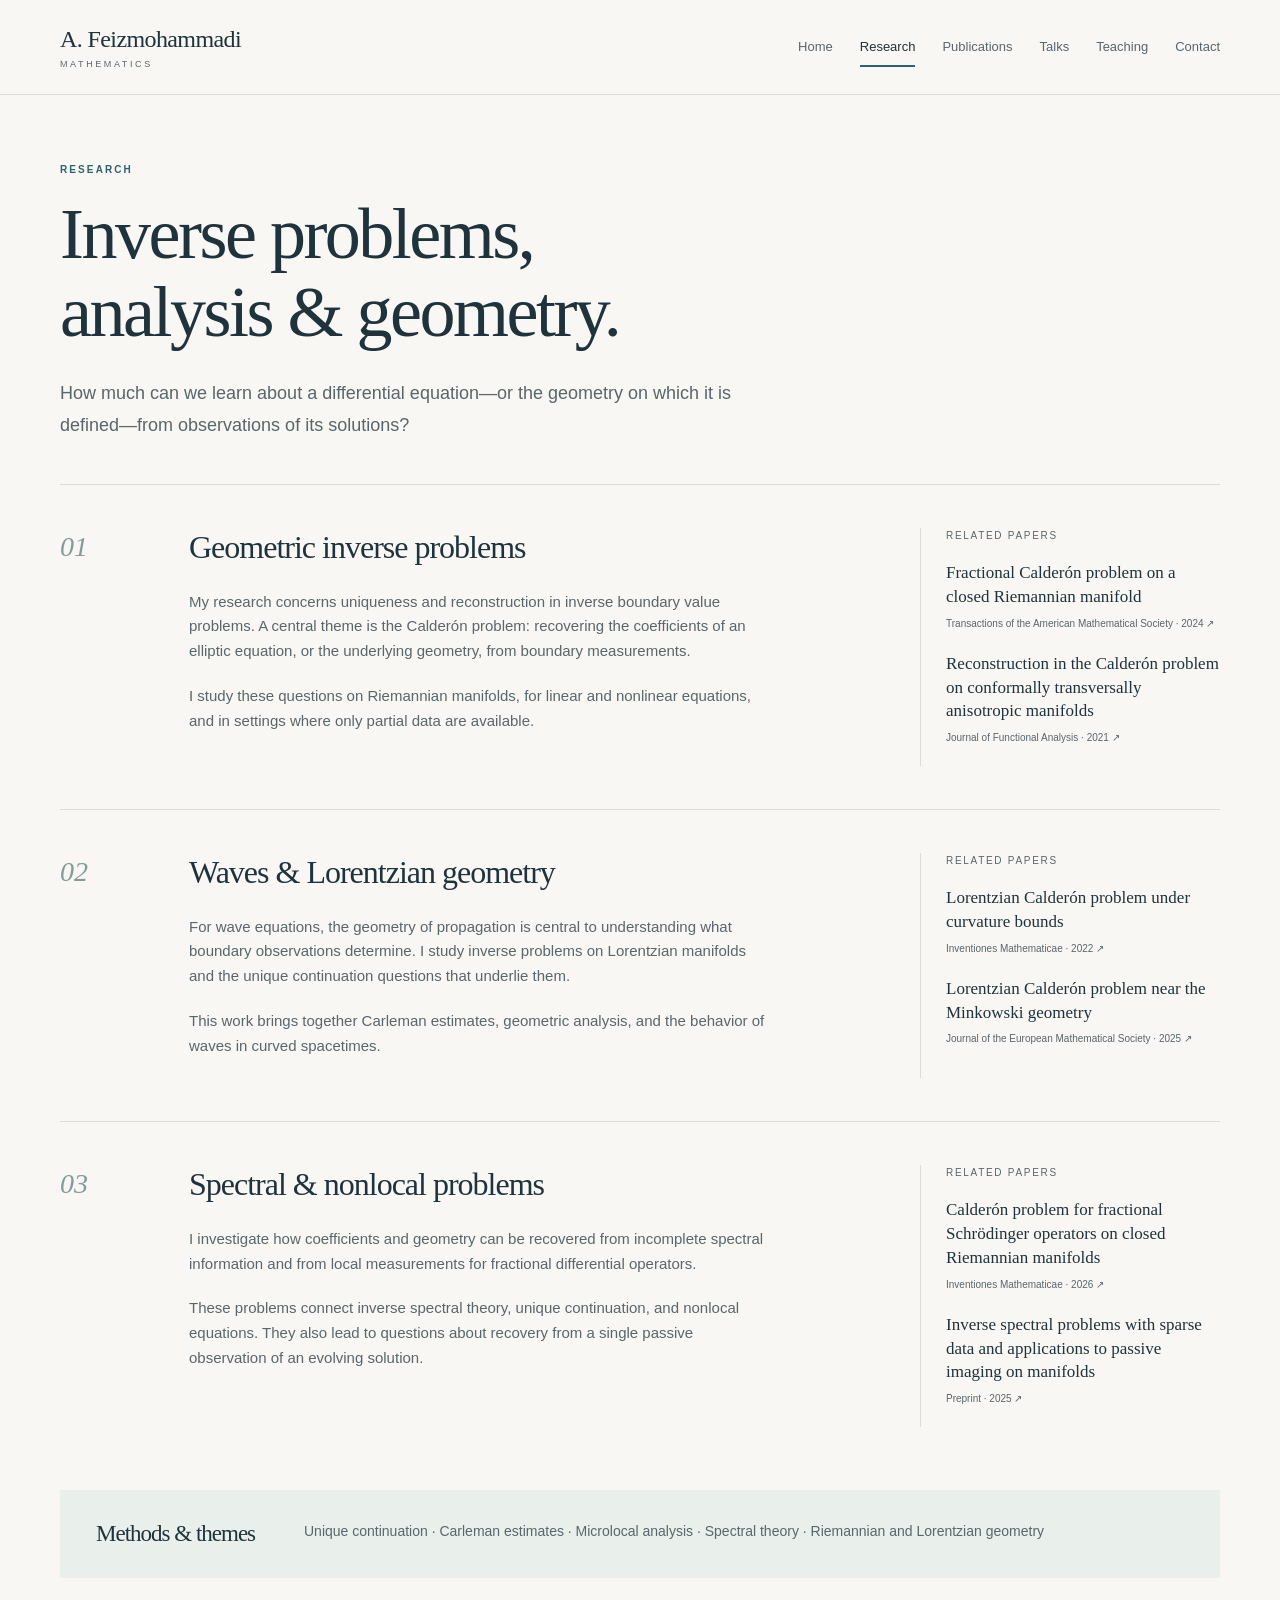
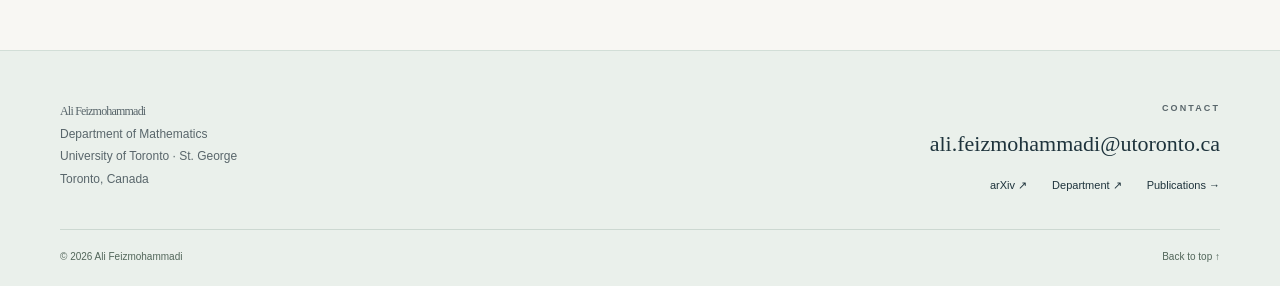
<file: research.html>
<!doctype html>
<html lang="en">
<head>
  <meta charset="utf-8"><meta name="viewport" content="width=device-width,initial-scale=1">
  <title>Research — Ali Feizmohammadi</title><meta name="description" content="Research in geometric inverse problems, wave equations on Lorentzian manifolds, spectral theory, and fractional equations.">
  <meta name="theme-color" content="#1e333c"><meta name="author" content="Ali Feizmohammadi">
  <meta property="og:type" content="website"><meta property="og:title" content="Research — Ali Feizmohammadi">
  <meta property="og:description" content="Research in geometric inverse problems, wave equations on Lorentzian manifolds, spectral theory, and fractional equations."><meta property="og:site_name" content="Ali Feizmohammadi">
  <link rel="canonical" href="https://alifeiz64.github.io/ali.feizmohammadi/research.html">
  <link rel="icon" href="assets/favicon.svg" type="image/svg+xml">
  <link rel="stylesheet" href="assets/site.css?v=2b9bb177923e"><script src="assets/site.js" defer></script>
  
</head>
<body>
<a href="#main" class="skip-link">Skip to content</a>
<header class="site-header"><div class="container header-inner">
  <a class="brand" href="index.html" aria-label="Ali Feizmohammadi — home">A. Feizmohammadi<small>Mathematics</small></a>
  <button class="menu-toggle" type="button" aria-expanded="false" aria-controls="site-nav">Menu</button>
  <nav class="site-nav" id="site-nav" aria-label="Main navigation"><a href="index.html">Home</a><a href="research.html" aria-current="page">Research</a><a href="publications.html">Publications</a><a href="talks.html">Talks</a><a href="teaching.html">Teaching</a><a href="#contact">Contact</a></nav>
</div></header>
<main id="main" class="container"><div class="page-intro"><p class="eyebrow">Research</p><h1>Inverse problems,<br>analysis &amp; geometry.</h1><p class="lead">How much can we learn about a differential equation—or the geometry on which it is defined—from observations of its solutions?</p></div><section class="research-row"><span class="research-num" aria-hidden="true">01</span><div class="research-text"><h2>Geometric inverse problems</h2><p>My research concerns uniqueness and reconstruction in inverse boundary value problems. A central theme is the Calderón problem: recovering the coefficients of an elliptic equation, or the underlying geometry, from boundary measurements.</p><p>I study these questions on Riemannian manifolds, for linear and nonlinear equations, and in settings where only partial data are available.</p></div><aside class="research-reading" aria-label="Related papers"><h3>Related papers</h3><a class="reading-item" href="publications.html#paper-2110.07500">Fractional Calderón problem on a closed Riemannian manifold<small>Transactions of the American Mathematical Society · 2024 ↗</small></a><a class="reading-item" href="publications.html#paper-2009.10280">Reconstruction in the Calderón problem on conformally transversally anisotropic manifolds<small>Journal of Functional Analysis · 2021 ↗</small></a></aside></section><section class="research-row"><span class="research-num" aria-hidden="true">02</span><div class="research-text"><h2>Waves &amp; Lorentzian geometry</h2><p>For wave equations, the geometry of propagation is central to understanding what boundary observations determine. I study inverse problems on Lorentzian manifolds and the unique continuation questions that underlie them.</p><p>This work brings together Carleman estimates, geometric analysis, and the behavior of waves in curved spacetimes.</p></div><aside class="research-reading" aria-label="Related papers"><h3>Related papers</h3><a class="reading-item" href="publications.html#paper-2008.07508">Lorentzian Calderón problem under curvature bounds<small>Inventiones Mathematicae · 2022 ↗</small></a><a class="reading-item" href="publications.html#paper-2112.01663">Lorentzian Calderón problem near the Minkowski geometry<small>Journal of the European Mathematical Society · 2025 ↗</small></a></aside></section><section class="research-row"><span class="research-num" aria-hidden="true">03</span><div class="research-text"><h2>Spectral &amp; nonlocal problems</h2><p>I investigate how coefficients and geometry can be recovered from incomplete spectral information and from local measurements for fractional differential operators.</p><p>These problems connect inverse spectral theory, unique continuation, and nonlocal equations. They also lead to questions about recovery from a single passive observation of an evolving solution.</p></div><aside class="research-reading" aria-label="Related papers"><h3>Related papers</h3><a class="reading-item" href="publications.html#paper-2407.16866">Calderón problem for fractional Schrödinger operators on closed Riemannian manifolds<small>Inventiones Mathematicae · 2026 ↗</small></a><a class="reading-item" href="publications.html#paper-2507.22723">Inverse spectral problems with sparse data and applications to passive imaging on manifolds<small>Preprint · 2025 ↗</small></a></aside></section><aside class="methods-note"><h2>Methods &amp; themes</h2><p>Unique continuation · Carleman estimates · Microlocal analysis · Spectral theory · Riemannian and Lorentzian geometry</p></aside></main>
<footer class="site-footer" id="contact"><div class="container">
  <div class="footer-main"><div><p class="footer-name">Ali Feizmohammadi</p>
    <p>Department of Mathematics<br>University of Toronto · St. George<br>Toronto, Canada</p></div>
    <div class="footer-contact"><p class="eyebrow">Contact</p><a class="email-link" href="mailto:ali.feizmohammadi@utoronto.ca">ali.feizmohammadi@utoronto.ca</a>
      <div class="footer-links"><a href="https://arxiv.org/search/?query=Feizmohammadi%2C+Ali&amp;searchtype=author&amp;abstracts=show&amp;order=-announced_date_first&amp;size=50" class="" target="_blank" rel="noopener noreferrer">arXiv ↗</a><a href="https://www.math.toronto.edu/" class="" target="_blank" rel="noopener noreferrer">Department ↗</a><a href="publications.html">Publications →</a></div>
    </div>
  </div>
  <div class="footer-bottom"><span>© 2026 Ali Feizmohammadi</span><a href="#main">Back to top ↑</a></div>
</div></footer>
</body></html>
</file>
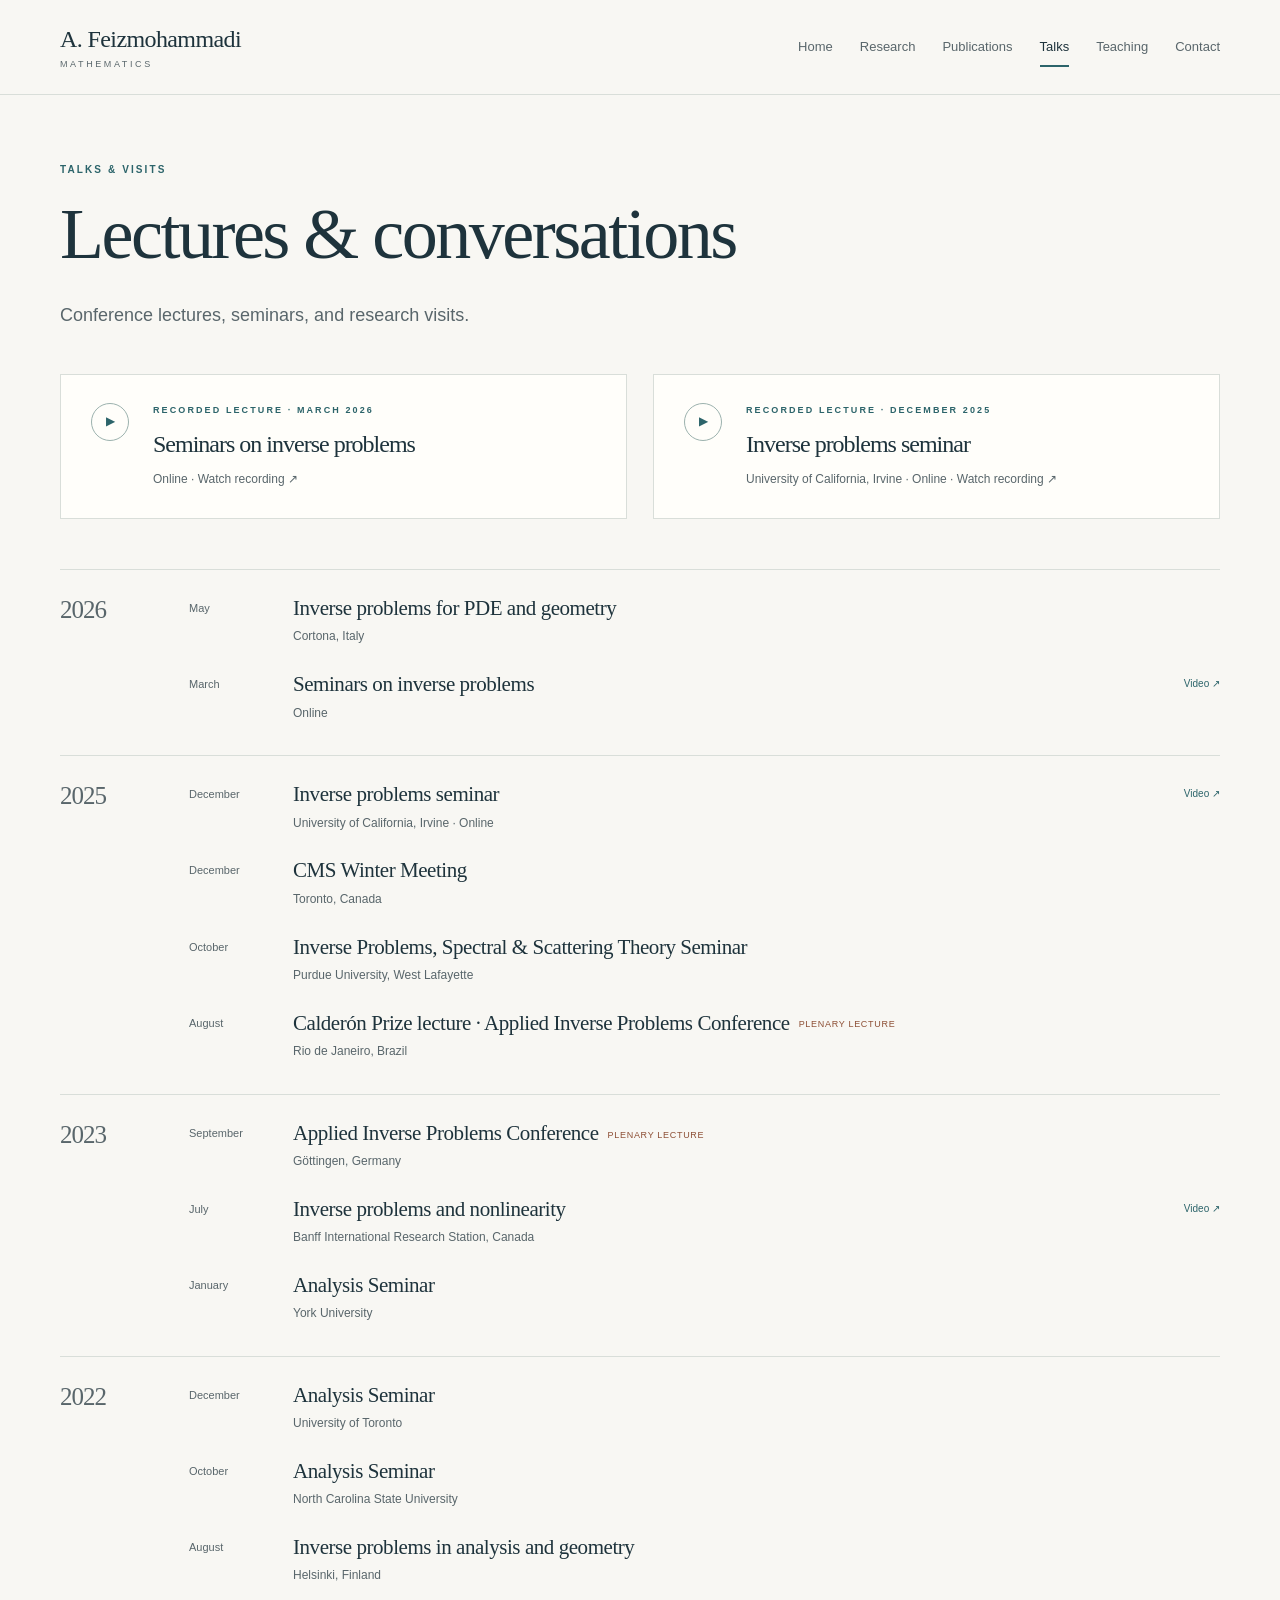
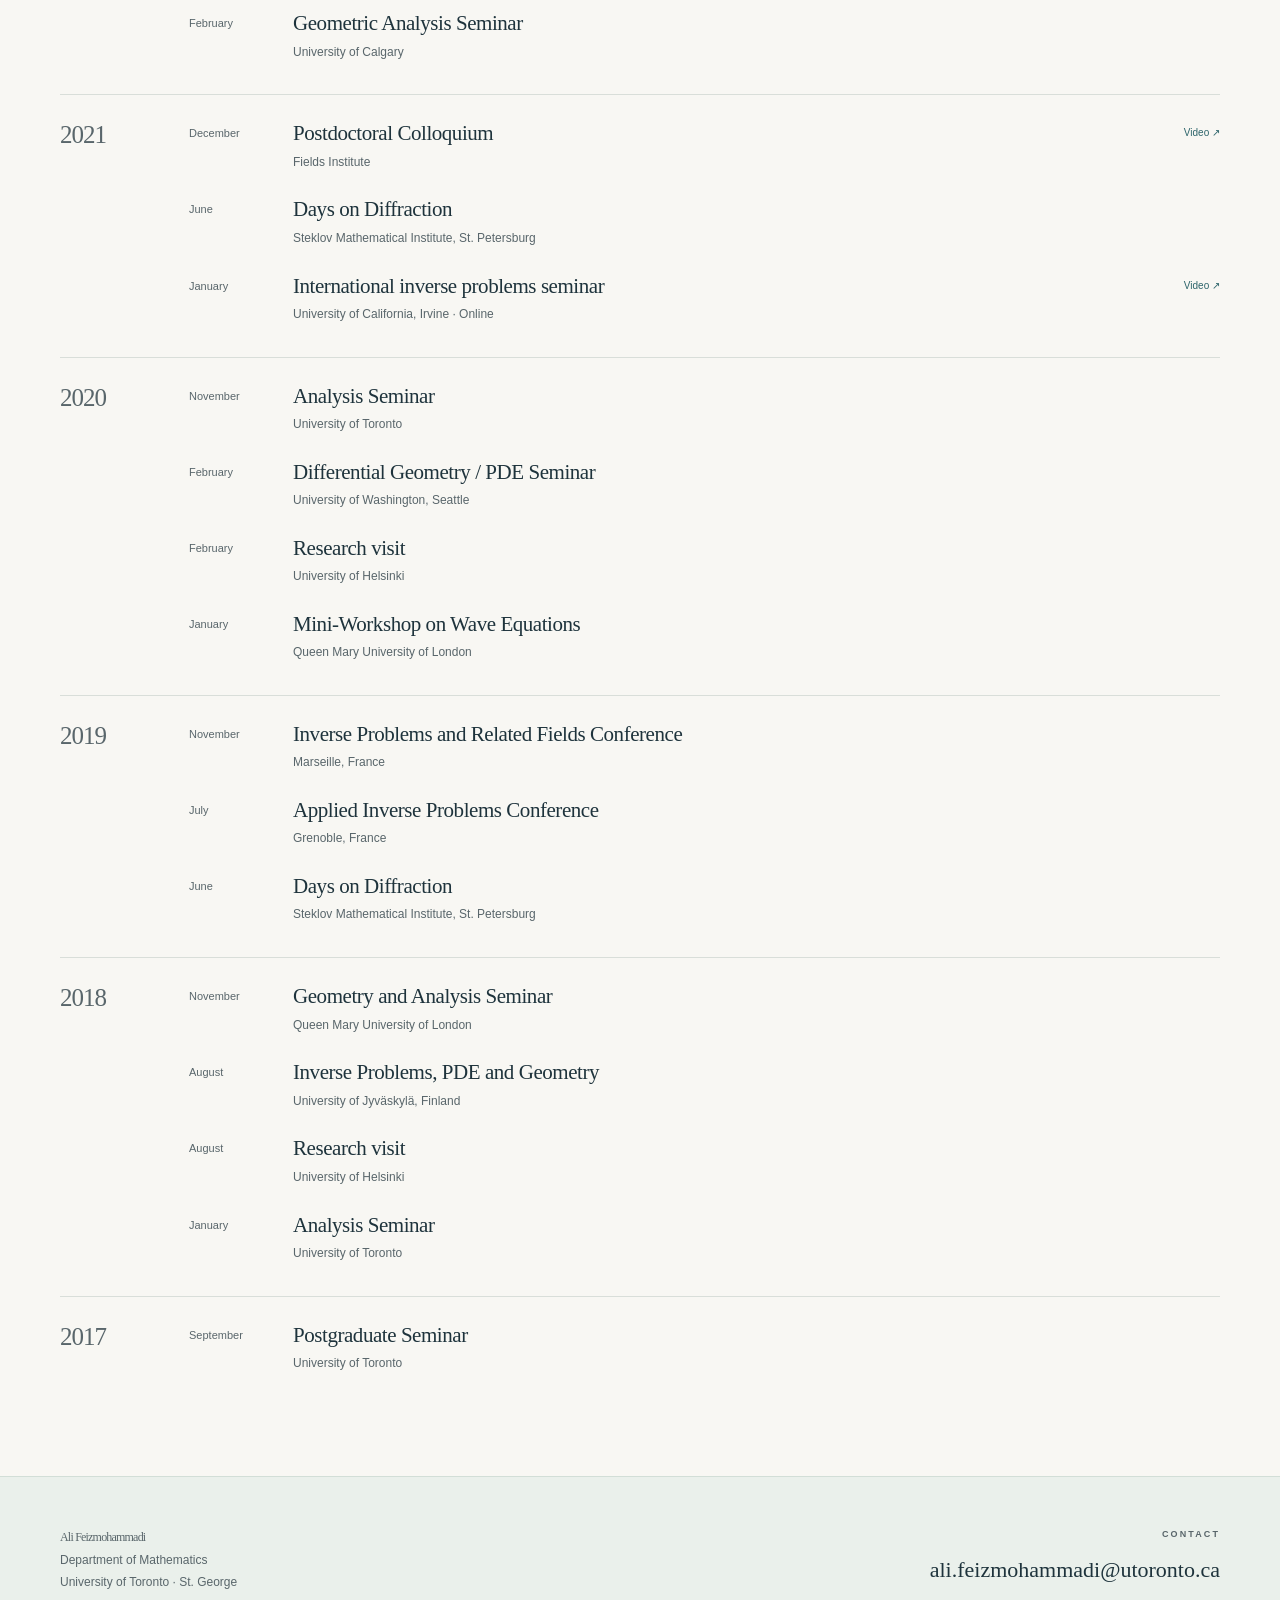
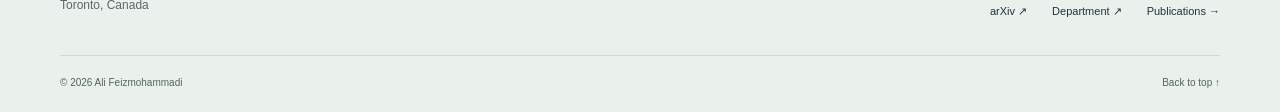
<file: talks.html>
<!doctype html>
<html lang="en">
<head>
  <meta charset="utf-8"><meta name="viewport" content="width=device-width,initial-scale=1">
  <title>Talks &amp; Visits — Ali Feizmohammadi</title><meta name="description" content="Conference lectures, seminars, research visits, and recorded talks by Ali Feizmohammadi.">
  <meta name="theme-color" content="#1e333c"><meta name="author" content="Ali Feizmohammadi">
  <meta property="og:type" content="website"><meta property="og:title" content="Talks &amp; Visits — Ali Feizmohammadi">
  <meta property="og:description" content="Conference lectures, seminars, research visits, and recorded talks by Ali Feizmohammadi."><meta property="og:site_name" content="Ali Feizmohammadi">
  <link rel="canonical" href="https://alifeiz64.github.io/ali.feizmohammadi/talks.html">
  <link rel="icon" href="assets/favicon.svg" type="image/svg+xml">
  <link rel="stylesheet" href="assets/site.css?v=2b9bb177923e"><script src="assets/site.js" defer></script>
  
</head>
<body>
<a href="#main" class="skip-link">Skip to content</a>
<header class="site-header"><div class="container header-inner">
  <a class="brand" href="index.html" aria-label="Ali Feizmohammadi — home">A. Feizmohammadi<small>Mathematics</small></a>
  <button class="menu-toggle" type="button" aria-expanded="false" aria-controls="site-nav">Menu</button>
  <nav class="site-nav" id="site-nav" aria-label="Main navigation"><a href="index.html">Home</a><a href="research.html">Research</a><a href="publications.html">Publications</a><a href="talks.html" aria-current="page">Talks</a><a href="teaching.html">Teaching</a><a href="#contact">Contact</a></nav>
</div></header>
<main id="main" class="container"><div class="page-intro"><p class="eyebrow">Talks &amp; visits</p><h1>Lectures &amp; conversations</h1><p class="lead">Conference lectures, seminars, and research visits.</p></div><div class="recordings"><a class="recording" href="https://www.youtube.com/watch?v=Q-NAKfolmx4&amp;t=3s" target="_blank" rel="noopener noreferrer"><span class="play-icon" aria-hidden="true">▶</span><div><p class="eyebrow">Recorded lecture · March 2026</p><h2>Seminars on inverse problems</h2><p>Online · Watch recording ↗</p></div></a><a class="recording" href="https://www.youtube.com/watch?v=2rfgd43_zSQ" target="_blank" rel="noopener noreferrer"><span class="play-icon" aria-hidden="true">▶</span><div><p class="eyebrow">Recorded lecture · December 2025</p><h2>Inverse problems seminar</h2><p>University of California, Irvine · Online · Watch recording ↗</p></div></a></div><div class="talk-archive"><section class="talk-year" aria-label="Talks and visits in 2026"><h2>2026</h2><ul class="talk-list"><li><time>May</time><div><h3>Inverse problems for PDE and geometry</h3><p>Cortona, Italy</p></div></li><li><time>March</time><div><h3>Seminars on inverse problems</h3><p>Online</p></div><a href="https://www.youtube.com/watch?v=Q-NAKfolmx4&amp;t=3s" class="video-link" target="_blank" rel="noopener noreferrer">Video ↗</a></li></ul></section><section class="talk-year" aria-label="Talks and visits in 2025"><h2>2025</h2><ul class="talk-list"><li><time>December</time><div><h3>Inverse problems seminar</h3><p>University of California, Irvine · Online</p></div><a href="https://www.youtube.com/watch?v=2rfgd43_zSQ" class="video-link" target="_blank" rel="noopener noreferrer">Video ↗</a></li><li><time>December</time><div><h3>CMS Winter Meeting</h3><p>Toronto, Canada</p></div></li><li><time>October</time><div><h3>Inverse Problems, Spectral &amp; Scattering Theory Seminar</h3><p>Purdue University, West Lafayette</p></div></li><li><time>August</time><div><h3>Calderón Prize lecture · Applied Inverse Problems Conference<span class="plenary">Plenary lecture</span></h3><p>Rio de Janeiro, Brazil</p></div></li></ul></section><section class="talk-year" aria-label="Talks and visits in 2023"><h2>2023</h2><ul class="talk-list"><li><time>September</time><div><h3>Applied Inverse Problems Conference<span class="plenary">Plenary lecture</span></h3><p>Göttingen, Germany</p></div></li><li><time>July</time><div><h3>Inverse problems and nonlinearity</h3><p>Banff International Research Station, Canada</p></div><a href="https://www.birs.ca/events/2023/5-day-workshops/23w5036/videos/watch/202307181030-Feizmohammadi.html" class="video-link" target="_blank" rel="noopener noreferrer">Video ↗</a></li><li><time>January</time><div><h3>Analysis Seminar</h3><p>York University</p></div></li></ul></section><section class="talk-year" aria-label="Talks and visits in 2022"><h2>2022</h2><ul class="talk-list"><li><time>December</time><div><h3>Analysis Seminar</h3><p>University of Toronto</p></div></li><li><time>October</time><div><h3>Analysis Seminar</h3><p>North Carolina State University</p></div></li><li><time>August</time><div><h3>Inverse problems in analysis and geometry</h3><p>Helsinki, Finland</p></div></li><li><time>February</time><div><h3>Geometric Analysis Seminar</h3><p>University of Calgary</p></div></li></ul></section><section class="talk-year" aria-label="Talks and visits in 2021"><h2>2021</h2><ul class="talk-list"><li><time>December</time><div><h3>Postdoctoral Colloquium</h3><p>Fields Institute</p></div><a href="https://www.youtube.com/watch?v=Pyb2RNSoWi4&amp;t=2368s" class="video-link" target="_blank" rel="noopener noreferrer">Video ↗</a></li><li><time>June</time><div><h3>Days on Diffraction</h3><p>Steklov Mathematical Institute, St. Petersburg</p></div></li><li><time>January</time><div><h3>International inverse problems seminar</h3><p>University of California, Irvine · Online</p></div><a href="https://www.youtube.com/watch?v=bn6xCgCVG6w&amp;t=2589s" class="video-link" target="_blank" rel="noopener noreferrer">Video ↗</a></li></ul></section><section class="talk-year" aria-label="Talks and visits in 2020"><h2>2020</h2><ul class="talk-list"><li><time>November</time><div><h3>Analysis Seminar</h3><p>University of Toronto</p></div></li><li><time>February</time><div><h3>Differential Geometry / PDE Seminar</h3><p>University of Washington, Seattle</p></div></li><li><time>February</time><div><h3>Research visit</h3><p>University of Helsinki</p></div></li><li><time>January</time><div><h3>Mini-Workshop on Wave Equations</h3><p>Queen Mary University of London</p></div></li></ul></section><section class="talk-year" aria-label="Talks and visits in 2019"><h2>2019</h2><ul class="talk-list"><li><time>November</time><div><h3>Inverse Problems and Related Fields Conference</h3><p>Marseille, France</p></div></li><li><time>July</time><div><h3>Applied Inverse Problems Conference</h3><p>Grenoble, France</p></div></li><li><time>June</time><div><h3>Days on Diffraction</h3><p>Steklov Mathematical Institute, St. Petersburg</p></div></li></ul></section><section class="talk-year" aria-label="Talks and visits in 2018"><h2>2018</h2><ul class="talk-list"><li><time>November</time><div><h3>Geometry and Analysis Seminar</h3><p>Queen Mary University of London</p></div></li><li><time>August</time><div><h3>Inverse Problems, PDE and Geometry</h3><p>University of Jyväskylä, Finland</p></div></li><li><time>August</time><div><h3>Research visit</h3><p>University of Helsinki</p></div></li><li><time>January</time><div><h3>Analysis Seminar</h3><p>University of Toronto</p></div></li></ul></section><section class="talk-year" aria-label="Talks and visits in 2017"><h2>2017</h2><ul class="talk-list"><li><time>September</time><div><h3>Postgraduate Seminar</h3><p>University of Toronto</p></div></li></ul></section></div></main>
<footer class="site-footer" id="contact"><div class="container">
  <div class="footer-main"><div><p class="footer-name">Ali Feizmohammadi</p>
    <p>Department of Mathematics<br>University of Toronto · St. George<br>Toronto, Canada</p></div>
    <div class="footer-contact"><p class="eyebrow">Contact</p><a class="email-link" href="mailto:ali.feizmohammadi@utoronto.ca">ali.feizmohammadi@utoronto.ca</a>
      <div class="footer-links"><a href="https://arxiv.org/search/?query=Feizmohammadi%2C+Ali&amp;searchtype=author&amp;abstracts=show&amp;order=-announced_date_first&amp;size=50" class="" target="_blank" rel="noopener noreferrer">arXiv ↗</a><a href="https://www.math.toronto.edu/" class="" target="_blank" rel="noopener noreferrer">Department ↗</a><a href="publications.html">Publications →</a></div>
    </div>
  </div>
  <div class="footer-bottom"><span>© 2026 Ali Feizmohammadi</span><a href="#main">Back to top ↑</a></div>
</div></footer>
</body></html>
</file>
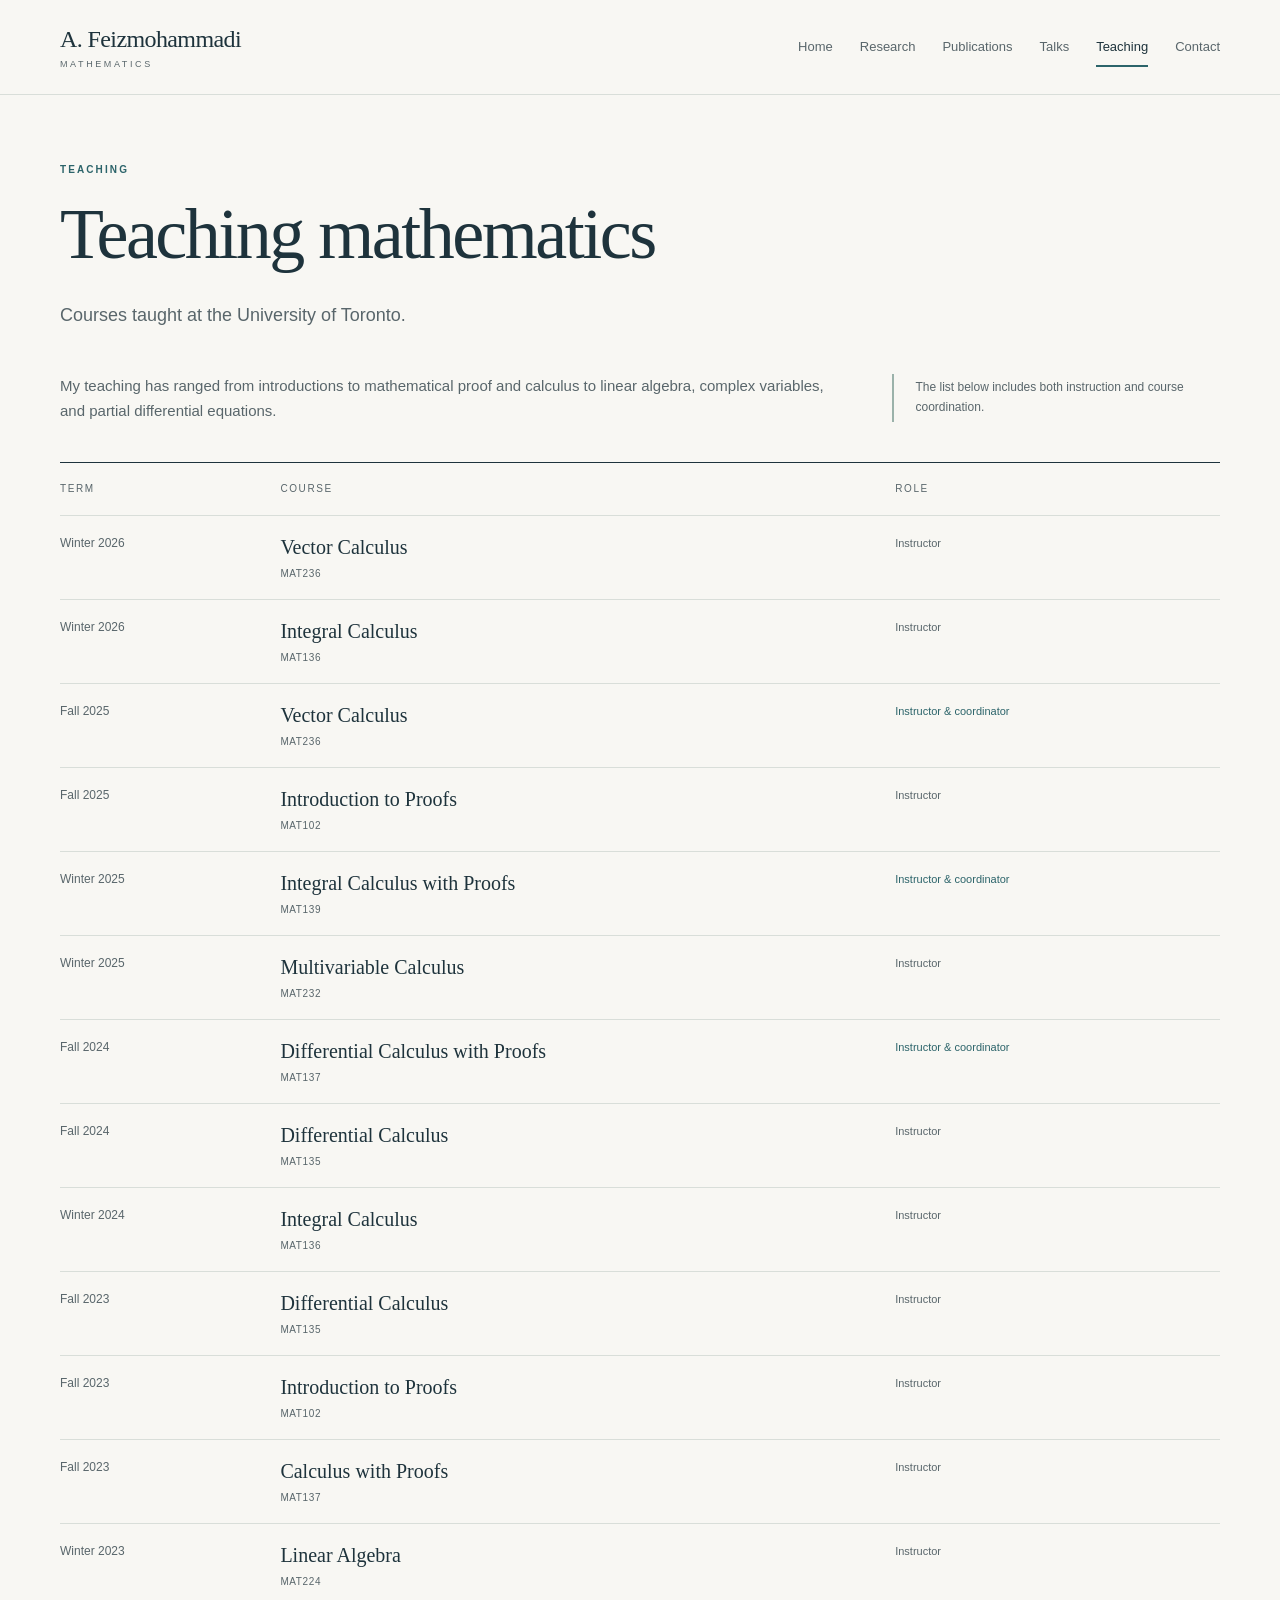
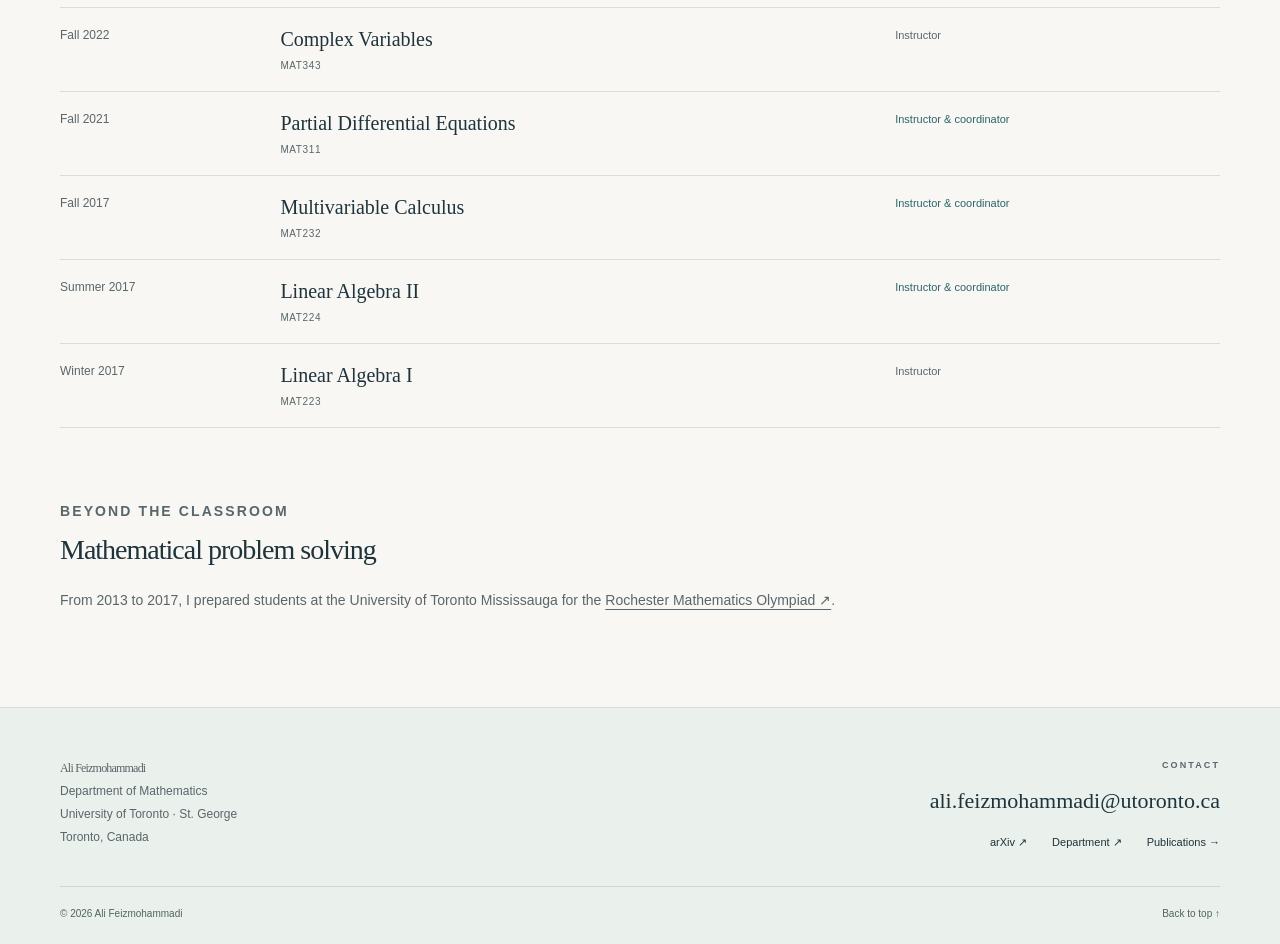
<file: teaching.html>
<!doctype html>
<html lang="en">
<head>
  <meta charset="utf-8"><meta name="viewport" content="width=device-width,initial-scale=1">
  <title>Teaching — Ali Feizmohammadi</title><meta name="description" content="Teaching and course coordination at the University of Toronto: mathematics, calculus, analysis, and differential equations.">
  <meta name="theme-color" content="#1e333c"><meta name="author" content="Ali Feizmohammadi">
  <meta property="og:type" content="website"><meta property="og:title" content="Teaching — Ali Feizmohammadi">
  <meta property="og:description" content="Teaching and course coordination at the University of Toronto: mathematics, calculus, analysis, and differential equations."><meta property="og:site_name" content="Ali Feizmohammadi">
  <link rel="canonical" href="https://alifeiz64.github.io/ali.feizmohammadi/teaching.html">
  <link rel="icon" href="assets/favicon.svg" type="image/svg+xml">
  <link rel="stylesheet" href="assets/site.css?v=2b9bb177923e"><script src="assets/site.js" defer></script>
  
</head>
<body>
<a href="#main" class="skip-link">Skip to content</a>
<header class="site-header"><div class="container header-inner">
  <a class="brand" href="index.html" aria-label="Ali Feizmohammadi — home">A. Feizmohammadi<small>Mathematics</small></a>
  <button class="menu-toggle" type="button" aria-expanded="false" aria-controls="site-nav">Menu</button>
  <nav class="site-nav" id="site-nav" aria-label="Main navigation"><a href="index.html">Home</a><a href="research.html">Research</a><a href="publications.html">Publications</a><a href="talks.html">Talks</a><a href="teaching.html" aria-current="page">Teaching</a><a href="#contact">Contact</a></nav>
</div></header>
<main id="main" class="container"><div class="page-intro"><p class="eyebrow">Teaching</p><h1>Teaching mathematics</h1><p class="lead">Courses taught at the University of Toronto.</p></div><div class="teaching-intro"><p>My teaching has ranged from introductions to mathematical proof and calculus to linear algebra, complex variables, and partial differential equations.</p><p class="teaching-note">The list below includes both instruction and course coordination.</p></div><table class="teaching-table"><caption class="sr-only">Teaching experience, most recent first</caption><thead><tr><th scope="col">Term</th><th scope="col">Course</th><th scope="col">Role</th></tr></thead><tbody><tr><td class="term">Winter 2026</td><td class="course">Vector Calculus<small>MAT236</small></td><td class="role">Instructor</td></tr><tr><td class="term">Winter 2026</td><td class="course">Integral Calculus<small>MAT136</small></td><td class="role">Instructor</td></tr><tr><td class="term">Fall 2025</td><td class="course">Vector Calculus<small>MAT236</small></td><td class="role coordinator">Instructor &amp; coordinator</td></tr><tr><td class="term">Fall 2025</td><td class="course">Introduction to Proofs<small>MAT102</small></td><td class="role">Instructor</td></tr><tr><td class="term">Winter 2025</td><td class="course">Integral Calculus with Proofs<small>MAT139</small></td><td class="role coordinator">Instructor &amp; coordinator</td></tr><tr><td class="term">Winter 2025</td><td class="course">Multivariable Calculus<small>MAT232</small></td><td class="role">Instructor</td></tr><tr><td class="term">Fall 2024</td><td class="course">Differential Calculus with Proofs<small>MAT137</small></td><td class="role coordinator">Instructor &amp; coordinator</td></tr><tr><td class="term">Fall 2024</td><td class="course">Differential Calculus<small>MAT135</small></td><td class="role">Instructor</td></tr><tr><td class="term">Winter 2024</td><td class="course">Integral Calculus<small>MAT136</small></td><td class="role">Instructor</td></tr><tr><td class="term">Fall 2023</td><td class="course">Differential Calculus<small>MAT135</small></td><td class="role">Instructor</td></tr><tr><td class="term">Fall 2023</td><td class="course">Introduction to Proofs<small>MAT102</small></td><td class="role">Instructor</td></tr><tr><td class="term">Fall 2023</td><td class="course">Calculus with Proofs<small>MAT137</small></td><td class="role">Instructor</td></tr><tr><td class="term">Winter 2023</td><td class="course">Linear Algebra<small>MAT224</small></td><td class="role">Instructor</td></tr><tr><td class="term">Fall 2022</td><td class="course">Complex Variables<small>MAT343</small></td><td class="role">Instructor</td></tr><tr><td class="term">Fall 2021</td><td class="course">Partial Differential Equations<small>MAT311</small></td><td class="role coordinator">Instructor &amp; coordinator</td></tr><tr><td class="term">Fall 2017</td><td class="course">Multivariable Calculus<small>MAT232</small></td><td class="role coordinator">Instructor &amp; coordinator</td></tr><tr><td class="term">Summer 2017</td><td class="course">Linear Algebra II<small>MAT224</small></td><td class="role coordinator">Instructor &amp; coordinator</td></tr><tr><td class="term">Winter 2017</td><td class="course">Linear Algebra I<small>MAT223</small></td><td class="role">Instructor</td></tr></tbody></table><section class="outreach"><p class="eyebrow section-kicker">Beyond the classroom</p><h2>Mathematical problem solving</h2><p>From 2013 to 2017, I prepared students at the University of Toronto Mississauga for the <a href="https://web.math.rochester.edu/people/faculty/dangeba/urmo.html" target="_blank" rel="noopener noreferrer">Rochester Mathematics Olympiad ↗</a>.</p></section></main>
<footer class="site-footer" id="contact"><div class="container">
  <div class="footer-main"><div><p class="footer-name">Ali Feizmohammadi</p>
    <p>Department of Mathematics<br>University of Toronto · St. George<br>Toronto, Canada</p></div>
    <div class="footer-contact"><p class="eyebrow">Contact</p><a class="email-link" href="mailto:ali.feizmohammadi@utoronto.ca">ali.feizmohammadi@utoronto.ca</a>
      <div class="footer-links"><a href="https://arxiv.org/search/?query=Feizmohammadi%2C+Ali&amp;searchtype=author&amp;abstracts=show&amp;order=-announced_date_first&amp;size=50" class="" target="_blank" rel="noopener noreferrer">arXiv ↗</a><a href="https://www.math.toronto.edu/" class="" target="_blank" rel="noopener noreferrer">Department ↗</a><a href="publications.html">Publications →</a></div>
    </div>
  </div>
  <div class="footer-bottom"><span>© 2026 Ali Feizmohammadi</span><a href="#main">Back to top ↑</a></div>
</div></footer>
</body></html>
</file>
<file: assets/site.css>
:root{--paper:#f8f7f3;--white:#fffefa;--ink:#1e333c;--muted:#59666b;--line:#d9ded9;--accent:#2c646a;--accent-soft:#e9efeb;--rust:#8d4f35;--serif:"Iowan Old Style","Palatino Linotype","Book Antiqua",Palatino,Georgia,serif;--sans:Inter,-apple-system,BlinkMacSystemFont,"Segoe UI",Arial,sans-serif;--width:1160px}
*{box-sizing:border-box}
html{scroll-behavior:smooth;scroll-padding-top:110px}
body{margin:0;background:var(--paper);color:var(--ink);font:16px/1.65 var(--sans);-webkit-font-smoothing:antialiased}
::selection{background:#d3e3dd;color:var(--ink)}
a{color:inherit;text-decoration-thickness:1px;text-underline-offset:4px}
a:hover{color:var(--accent)}
button,input,select{font:inherit}
button,a,input,select,summary{-webkit-tap-highlight-color:transparent}
:focus-visible{outline:2px solid var(--accent);outline-offset:5px;border-radius:2px}
button{cursor:pointer}
img,svg{max-width:100%}
[hidden]{display:none!important}
.container{width:min(var(--width),calc(100% - 88px));margin-inline:auto}
.skip-link{position:fixed;left:20px;top:-80px;z-index:20;background:var(--ink);color:white;padding:10px 20px}
.skip-link:focus{top:12px;color:white}
.site-header{border-bottom:1px solid var(--line);background:var(--paper);position:relative;z-index:10}
.header-inner{min-height:94px;display:flex;align-items:center;justify-content:space-between;gap:28px}
.brand{text-decoration:none;font:24px/1.2 var(--serif);letter-spacing:-.6px;white-space:nowrap}
.brand small{display:block;margin-top:7px;font:9px/1 var(--sans);letter-spacing:2.6px;text-transform:uppercase;color:var(--muted)}
.site-nav{display:flex;align-items:center;gap:27px}
.site-nav a{font-size:13px;text-decoration:none;padding:9px 0;position:relative;color:var(--muted)}
.site-nav a:hover,.site-nav a[aria-current="page"]{color:var(--ink)}
.site-nav a[aria-current="page"]:after{content:"";position:absolute;bottom:0;left:0;right:0;height:2px;background:var(--accent)}
.menu-toggle{display:none;background:none;border:1px solid var(--line);padding:7px 12px;color:var(--ink);font-size:13px}
.eyebrow{font-size:10px;font-weight:600;letter-spacing:2.1px;text-transform:uppercase;color:var(--accent);margin:0 0 22px;line-height:1.6}
h1,h2,h3,p{margin-top:0}
h1,h2,h3{font-family:var(--serif);font-weight:400}
h1{font-size:clamp(46px,5.8vw,72px);letter-spacing:-2.5px;line-height:1.08;margin-bottom:27px}
h2{font-size:36px;line-height:1.2;letter-spacing:-1px;margin-bottom:23px}
h3{font-size:25px;line-height:1.3;letter-spacing:-.45px;margin-bottom:13px}
p{margin-bottom:20px}
.muted{color:var(--muted)}
.hero{display:grid;grid-template-columns:minmax(0,1.35fr) minmax(0,.85fr);gap:65px;align-items:center;padding:81px 0 74px}
.hero h1{font-size:clamp(44px,6.3vw,80px);line-height:1.04;letter-spacing:-3px;margin-bottom:29px}
.hero h1 span{display:block}
.hero .intro{max-width:570px;font-size:18px;line-height:1.8;color:#43545a;margin-bottom:24px}
.hero .position{font-size:13px;line-height:1.85;color:var(--muted);margin-bottom:30px}
.position strong{font-weight:500;color:var(--ink)}
.hero-actions{display:flex;gap:29px;flex-wrap:wrap;align-items:center}
.button{display:inline-flex;align-items:center;justify-content:center;gap:25px;padding:12px 20px;background:var(--ink);color:var(--white);font-size:12px;font-weight:500;text-decoration:none;border:1px solid var(--ink);transition:background .18s}
.button:hover{background:var(--accent);border-color:var(--accent);color:white}
.text-link{display:inline-flex;align-items:center;gap:16px;font-size:12px;font-weight:500;text-decoration:none;border-bottom:1px solid var(--line);padding-bottom:4px}
.text-link:hover{border-color:var(--accent)}
.hero-art{margin:0;padding-top:10px}
.hero-art img{width:100%;height:auto;display:block;mix-blend-mode:multiply;margin-bottom:18px}
.art-caption{border-top:1px solid var(--line);padding-top:16px;display:flex;justify-content:space-between;gap:15px;font:italic 14px/1.5 var(--serif);color:var(--muted)}
.art-caption span:last-child{font:10px/1.5 var(--sans);letter-spacing:1.2px;text-transform:uppercase;text-align:right}
.honor-strip{display:flex;gap:30px;align-items:center;padding:24px 0;border-top:1px solid var(--line);border-bottom:1px solid var(--line)}
.honor-label{font-size:10px;letter-spacing:2px;text-transform:uppercase;color:var(--rust);white-space:nowrap}
.honor-strip a{font:20px/1.4 var(--serif);text-decoration:none}
.honor-strip p{margin:0 0 0 auto;font-size:12px;color:var(--muted)}
.section{padding:68px 0}
.section-heading{display:flex;justify-content:space-between;align-items:baseline;gap:25px;margin-bottom:14px}
.section-heading h2{margin-bottom:13px}
.section-heading .text-link{white-space:nowrap}
.section-kicker{margin-bottom:10px}
.home-paper{display:grid;grid-template-columns:140px 1fr 32px;gap:26px;padding:27px 0;border-bottom:1px solid var(--line)}
.home-paper:first-child{border-top:1px solid var(--line)}
.paper-label{font-size:10px;text-transform:uppercase;letter-spacing:1px;color:var(--muted);padding-top:5px}
.paper-label span{display:block;color:var(--rust);margin-top:6px;letter-spacing:.4px;text-transform:none;font-size:11px}
.home-paper h3{font-size:23px;margin-bottom:8px;max-width:790px}
.home-paper h3 a{text-decoration:none}
.home-paper p{font-size:12px;color:var(--muted);margin:0}
.row-arrow{text-decoration:none;color:var(--accent);font-size:22px;align-self:center;text-align:right}
.about-section{display:grid;grid-template-columns:1fr 1fr;gap:85px;border-top:1px solid var(--line);padding:65px 0 78px}
.about-copy p{font-size:15px;color:var(--muted);max-width:520px}
.timeline{margin:6px 0 0;padding:0;list-style:none}
.timeline li{padding:15px 0;border-bottom:1px solid var(--line);display:grid;grid-template-columns:88px 1fr;gap:18px;font-size:12px}
.timeline li:first-child{padding-top:0}
.timeline time{font-size:11px;color:var(--muted)}
.timeline strong{font-weight:500;display:block;color:var(--ink)}
.timeline span{color:var(--muted)}
.page-intro{padding:67px 0 43px;max-width:800px}
.page-intro .lead{font-size:18px;line-height:1.8;color:var(--muted);max-width:720px;margin-bottom:0}
.page-intro h1{margin-bottom:25px}
.page-intro .eyebrow{margin-bottom:18px}
.page-links{display:flex;gap:28px;flex-wrap:wrap;margin-top:24px}
.research-row{display:grid;grid-template-columns:94px 1fr 300px;gap:35px;padding:43px 0;border-top:1px solid var(--line)}
.research-num{font:italic 28px/1.1 var(--serif);color:#849b99;padding-top:4px}
.research-text h2{font-size:32px}
.research-text p{font-size:15px;color:var(--muted);max-width:580px}
.research-reading{border-left:1px solid var(--line);padding-left:25px}
.research-reading h3{font:10px/1.5 var(--sans);letter-spacing:1.7px;text-transform:uppercase;color:var(--muted);margin:0 0 18px}
.reading-item{display:block;font:17px/1.4 var(--serif);text-decoration:none;margin-bottom:20px}
.reading-item small{display:block;font:10px/1.6 var(--sans);color:var(--muted);margin-top:7px}
.methods-note{margin:20px 0 72px;background:var(--accent-soft);padding:30px 36px;display:grid;grid-template-columns:180px 1fr;gap:28px}
.methods-note h2{font-size:23px;margin:0}
.methods-note p{font-size:14px;margin:0;color:var(--muted)}
.publication-tools{margin-top:3px;border-top:1px solid var(--line);border-bottom:1px solid var(--line);padding:22px 0;display:flex;flex-wrap:wrap;justify-content:space-between;align-items:center;gap:20px}
.filter-buttons{display:flex;gap:5px;flex-wrap:wrap}
.filter-button{padding:9px 13px;font-size:11px;color:var(--muted);border:1px solid transparent;background:transparent;border-radius:2px}
.filter-button span{font-size:10px;margin-left:6px;color:inherit;opacity:.8}
.filter-button[aria-pressed="true"]{background:var(--ink);color:var(--white)}
.filter-button:hover{border-color:var(--line)}
.search-wrap{position:relative;min-width:255px;flex:1;max-width:340px}
.search-wrap svg{position:absolute;left:12px;top:13px;pointer-events:none;color:var(--muted)}
.search-wrap input{width:100%;background:var(--white);border:1px solid var(--line);border-radius:2px;padding:10px 14px 10px 37px;font-size:12px;color:var(--ink)}
.result-count{font-size:11px;color:var(--muted);padding-top:14px;margin-bottom:12px}
.pub-section{margin-bottom:35px}
.pub-group-heading{padding:27px 0 14px;border-bottom:1px solid var(--ink);display:flex;align-items:baseline;gap:16px}
.pub-group-heading h2{font-size:28px;margin:0}
.pub-group-heading span{font-size:10px;color:var(--muted);letter-spacing:1px}
.pub-year{display:grid;grid-template-columns:94px 1fr;gap:35px}
.pub-year>h3{font-size:22px;padding-top:28px;color:var(--muted);margin:0}
.paper{border-bottom:1px solid var(--line);padding:26px 0 25px;scroll-margin-top:50px}
.paper h3{font-size:22px;max-width:870px;margin-bottom:9px;line-height:1.35}
.paper h3 a{text-decoration:none}
.paper-authors{font-size:12px;color:var(--muted);margin-bottom:8px;line-height:1.8}
.paper-venue{font-size:12px;margin-bottom:12px;color:var(--ink)}
.paper-venue em{font-family:var(--serif);font-size:15px}
.paper-venue .details{color:var(--muted);font-size:11px}
.paper-links{display:flex;gap:20px;flex-wrap:wrap}
.paper-links a{font-size:10px;text-transform:uppercase;letter-spacing:.8px;text-decoration:none;color:var(--accent);border-bottom:1px solid transparent}
.paper-links a:hover{border-color:var(--accent)}
.empty-state{padding:50px 0 70px;color:var(--muted);font-size:15px}
.empty-state button{background:none;border:0;color:var(--accent);text-decoration:underline;padding:0;font-size:13px}
.dissertation{margin:50px 0 75px;border-top:1px solid var(--line);padding-top:30px;display:grid;grid-template-columns:180px 1fr;gap:35px}
.dissertation h2{font-size:24px;margin:0}
.dissertation h3{font-size:21px;margin-bottom:9px}
.dissertation p{font-size:12px;color:var(--muted);margin:0}
.recordings{display:grid;grid-template-columns:1fr 1fr;gap:26px;margin:0 0 50px}
.recording{border:1px solid var(--line);padding:28px 30px;background:var(--white);text-decoration:none;display:grid;grid-template-columns:42px 1fr;gap:20px;align-items:start}
.recording:hover{border-color:var(--accent)}
.play-icon{width:38px;height:38px;border:1px solid #9cb2ae;border-radius:50%;display:grid;place-items:center;color:var(--accent);font-size:12px}
.recording h2{font-size:24px;margin-bottom:12px}
.recording p{font-size:12px;color:var(--muted);margin:0}
.recording .eyebrow{font-size:9px;margin-bottom:12px;color:var(--accent)}
.talk-year{display:grid;grid-template-columns:94px 1fr;gap:35px;border-top:1px solid var(--line);padding:25px 0 8px}
.talk-year h2{font-size:25px;margin:0;color:var(--muted)}
.talk-list{list-style:none;padding:0;margin:0}
.talk-list li{display:grid;grid-template-columns:84px 1fr auto;gap:20px;margin:0 0 24px}
.talk-list time{font-size:11px;color:var(--muted);padding-top:4px}
.talk-list h3{font-size:21px;margin-bottom:5px}
.talk-list p{font-size:12px;color:var(--muted);margin:0}
.talk-list .video-link{align-self:start;font-size:10px;color:var(--accent);text-decoration:none;white-space:nowrap;padding-top:5px}
.plenary{font:9px/1.4 var(--sans);letter-spacing:.7px;text-transform:uppercase;color:var(--rust);display:inline-block;margin-left:9px;vertical-align:middle}
.talk-archive{margin-bottom:70px}
.teaching-intro{display:grid;grid-template-columns:1.4fr .6fr;gap:65px;align-items:start;padding-bottom:38px}
.teaching-intro p{font-size:15px;color:var(--muted);margin:0}
.teaching-note{font-size:12px!important;border-left:2px solid #9bb2aa;padding:4px 0 4px 22px}
.teaching-table{width:100%;border-collapse:collapse;margin-bottom:45px;text-align:left}
.teaching-table thead{border-top:1px solid var(--ink);border-bottom:1px solid var(--line)}
.teaching-table th{font-size:10px;letter-spacing:1.6px;text-transform:uppercase;font-weight:500;padding:18px 0;color:var(--muted)}
.teaching-table td{padding:18px 0;border-bottom:1px solid var(--line);vertical-align:top}
.teaching-table .term{width:19%;font-size:12px;color:var(--muted)}
.teaching-table .course{width:53%;font:20px/1.35 var(--serif)}
.teaching-table .course small{font:10px/1.5 var(--sans);letter-spacing:.6px;color:var(--muted);display:block;margin-top:5px}
.teaching-table .role{font-size:11px;color:var(--muted)}
.teaching-table .role.coordinator{color:var(--accent)}
.outreach{padding:27px 0 65px;max-width:800px}
.outreach h2{font-size:28px}
.outreach p{font-size:14px;color:var(--muted)}
.site-footer{background:#eaf0eb;border-top:1px solid #d2ded7;padding:49px 0 21px;margin-top:10px}
.footer-main{display:grid;grid-template-columns:1fr 1fr;gap:50px;padding-bottom:35px}
.footer-name{font:29px/1.2 var(--serif);letter-spacing:-.8px;margin-bottom:13px}
.footer-main p{font-size:12px;color:var(--muted);line-height:1.9;margin:0}
.footer-contact{justify-self:end;text-align:right}
.footer-contact .eyebrow{margin-bottom:12px;font-size:9px}
.email-link{font:22px/1.4 var(--serif);text-decoration:none;overflow-wrap:anywhere}
.footer-links{display:flex;justify-content:flex-end;gap:25px;margin-top:16px}
.footer-links a{font-size:11px;text-decoration:none}
.footer-bottom{border-top:1px solid #ccd8d1;padding-top:19px;display:flex;justify-content:space-between;gap:20px;color:#52665a;font-size:10px}
.footer-bottom a{text-decoration:none}
.not-found{padding:100px 0 140px}
.not-found p{max-width:550px;color:var(--muted)}
.sr-only{position:absolute;width:1px;height:1px;padding:0;margin:-1px;overflow:hidden;clip:rect(0,0,0,0);white-space:nowrap;border:0}
@media(min-width:1400px){.hero{padding-top:92px;padding-bottom:85px}}
@media(max-width:1080px){.container{width:calc(100% - 64px)}.site-nav{gap:20px}.hero{gap:35px;grid-template-columns:1.45fr .8fr}.hero h1{font-size:64px}.hero .intro{font-size:16px}.research-row{grid-template-columns:55px 1fr 245px;gap:25px}.about-section{gap:45px}}
@media(max-width:850px){.header-inner{flex-wrap:wrap;min-height:86px;padding:20px 0;gap:20px}.site-nav{width:100%;justify-content:space-between;gap:14px}.hero{grid-template-columns:1fr .65fr;gap:25px;padding:60px 0}.hero h1{font-size:clamp(43px,6.3vw,54px);letter-spacing:-2px}.hero .intro{font-size:16px}.hero-art{padding-top:0}.art-caption{font-size:12px}.art-caption span:last-child{display:none}.honor-strip{gap:20px}.honor-strip p{font-size:11px;max-width:220px}.research-row{grid-template-columns:45px 1fr;gap:20px}.research-reading{grid-column:2;border-left:0;padding:12px 0 0;display:grid;grid-template-columns:1fr 1fr;gap:0 28px}.research-reading h3{grid-column:1/-1}.recording{padding:22px;gap:15px}.footer-contact .email-link{font-size:20px}}
@media(max-width:680px){.container{width:calc(100% - 40px)}.header-inner{min-height:80px;padding:18px 0;gap:0}.brand{font-size:22px}.brand small{font-size:8px;letter-spacing:2px}.site-nav{margin-top:20px;flex-wrap:wrap;justify-content:flex-start;gap:7px 22px}.site-nav a{font-size:13px}.js .menu-toggle{display:block}.js .site-nav{display:none}.js .site-nav.is-open{display:flex}.hero{grid-template-columns:1fr;padding:45px 0 35px;gap:30px}.hero h1{font-size:clamp(38px,10.5vw,63px);letter-spacing:-1.6px;margin-bottom:22px}.eyebrow{font-size:9px;letter-spacing:1.7px;margin-bottom:20px}.hero .intro{font-size:16px;max-width:490px}.hero .position{font-size:12px}.hero-actions{gap:23px}.hero-art{max-width:440px;justify-self:center;width:100%;margin:0}.art-caption{font-size:13px}.art-caption span:last-child{display:block;font-size:9px}.honor-strip{display:grid;grid-template-columns:1fr;gap:7px;padding:22px 0}.honor-strip p{margin:0;max-width:none}.honor-strip a{font-size:21px}.honor-label{font-size:9px}.section{padding:43px 0}.section-heading{align-items:start;gap:12px}.section-heading h2{font-size:29px}.section-heading .text-link{font-size:10px;margin-top:6px;gap:9px}.home-paper{grid-template-columns:1fr 20px;gap:8px 15px;padding:23px 0}.paper-label{grid-column:1/-1;font-size:9px;display:flex;gap:10px;align-items:center;padding:0}.paper-label span{margin:0;font-size:10px}.home-paper h3{font-size:21px}.home-paper p{font-size:11px}.row-arrow{font-size:20px}.about-section{grid-template-columns:1fr;gap:30px;padding:43px 0 50px}.about-copy p{font-size:14px}.about-section h2{font-size:29px}.timeline li{grid-template-columns:90px 1fr;gap:10px}.page-intro{padding:43px 0 32px}.page-intro h1{font-size:43px;letter-spacing:-1.5px}.page-intro .lead{font-size:16px}.page-links{gap:20px}.research-row{grid-template-columns:32px 1fr;gap:15px;padding:32px 0}.research-num{font-size:22px}.research-text h2{font-size:27px}.research-text p{font-size:14px}.research-reading{grid-template-columns:1fr;gap:0}.reading-item{font-size:17px;margin-bottom:16px}.methods-note{grid-template-columns:1fr;gap:13px;padding:24px;margin:15px 0 45px}.publication-tools{gap:18px;padding:18px 0}.filter-buttons{gap:3px}.filter-button{font-size:10px;padding:8px 9px}.filter-button span{margin-left:4px}.search-wrap{max-width:none;min-width:0;flex-basis:100%}.pub-group-heading h2{font-size:25px}.pub-year{grid-template-columns:1fr;gap:0}.pub-year>h3{font-size:20px;padding-top:24px}.paper{padding:21px 0}.paper h3{font-size:21px}.paper-authors{font-size:11px}.paper-venue{font-size:11px}.paper-venue em{font-size:14px}.paper-links{gap:18px}.paper-links a{font-size:9px}.dissertation{grid-template-columns:1fr;gap:19px;margin:40px 0 50px}.dissertation h3{font-size:21px}.recordings{grid-template-columns:1fr;gap:16px;margin-bottom:35px}.recording{padding:25px}.recording h2{font-size:24px}.talk-year{grid-template-columns:1fr;gap:21px}.talk-list li{grid-template-columns:1fr auto;gap:4px 10px;margin-bottom:25px}.talk-list time{grid-column:1/-1;font-size:10px}.talk-list h3{font-size:20px}.talk-list p{font-size:11px}.plenary{margin-left:0;display:block;margin-top:7px}.talk-archive{margin-bottom:40px}.teaching-intro{grid-template-columns:1fr;gap:22px;padding-bottom:30px}.teaching-intro p{font-size:14px}.teaching-table th{font-size:9px;letter-spacing:.8px}.teaching-table td{padding:16px 0}.teaching-table .term{width:22%;font-size:10px;padding-right:10px}.teaching-table .course{width:49%;font-size:17px;padding-right:12px}.teaching-table .role{font-size:10px}.outreach{padding-bottom:35px}.footer-main{grid-template-columns:1fr;gap:28px;padding-bottom:26px}.footer-contact{justify-self:start;text-align:left}.footer-links{justify-content:flex-start}.footer-bottom{font-size:9px;gap:15px;align-items:end}.site-footer{padding-top:35px}.footer-name{font-size:27px}.footer-contact .email-link{font-size:22px}}
@media(prefers-reduced-motion:reduce){html{scroll-behavior:auto}*{transition:none!important;animation:none!important}}
@media print{body{background:white;color:#000;font-size:11pt}.container{width:100%}.site-header,.hero-art,.publication-tools,.result-count,.site-footer,.page-links,.paper-links,.row-arrow,.hero-actions,.skip-link{display:none!important}.hero,.page-intro,.section{padding:20px 0}.paper,.home-paper,.talk-list li,.teaching-table tr{break-inside:avoid}.pub-year{display:block}.paper[hidden],.pub-year[hidden],.pub-section[hidden]{display:block!important}.about-section{gap:30px}.page-intro h1{font-size:34pt}a{color:inherit;text-decoration:none}.research-row{grid-template-columns:35px 1fr}.research-reading{grid-column:2;border:0;padding:0}.honor-strip{padding:12px 0}.recordings{display:none}}
</file>
